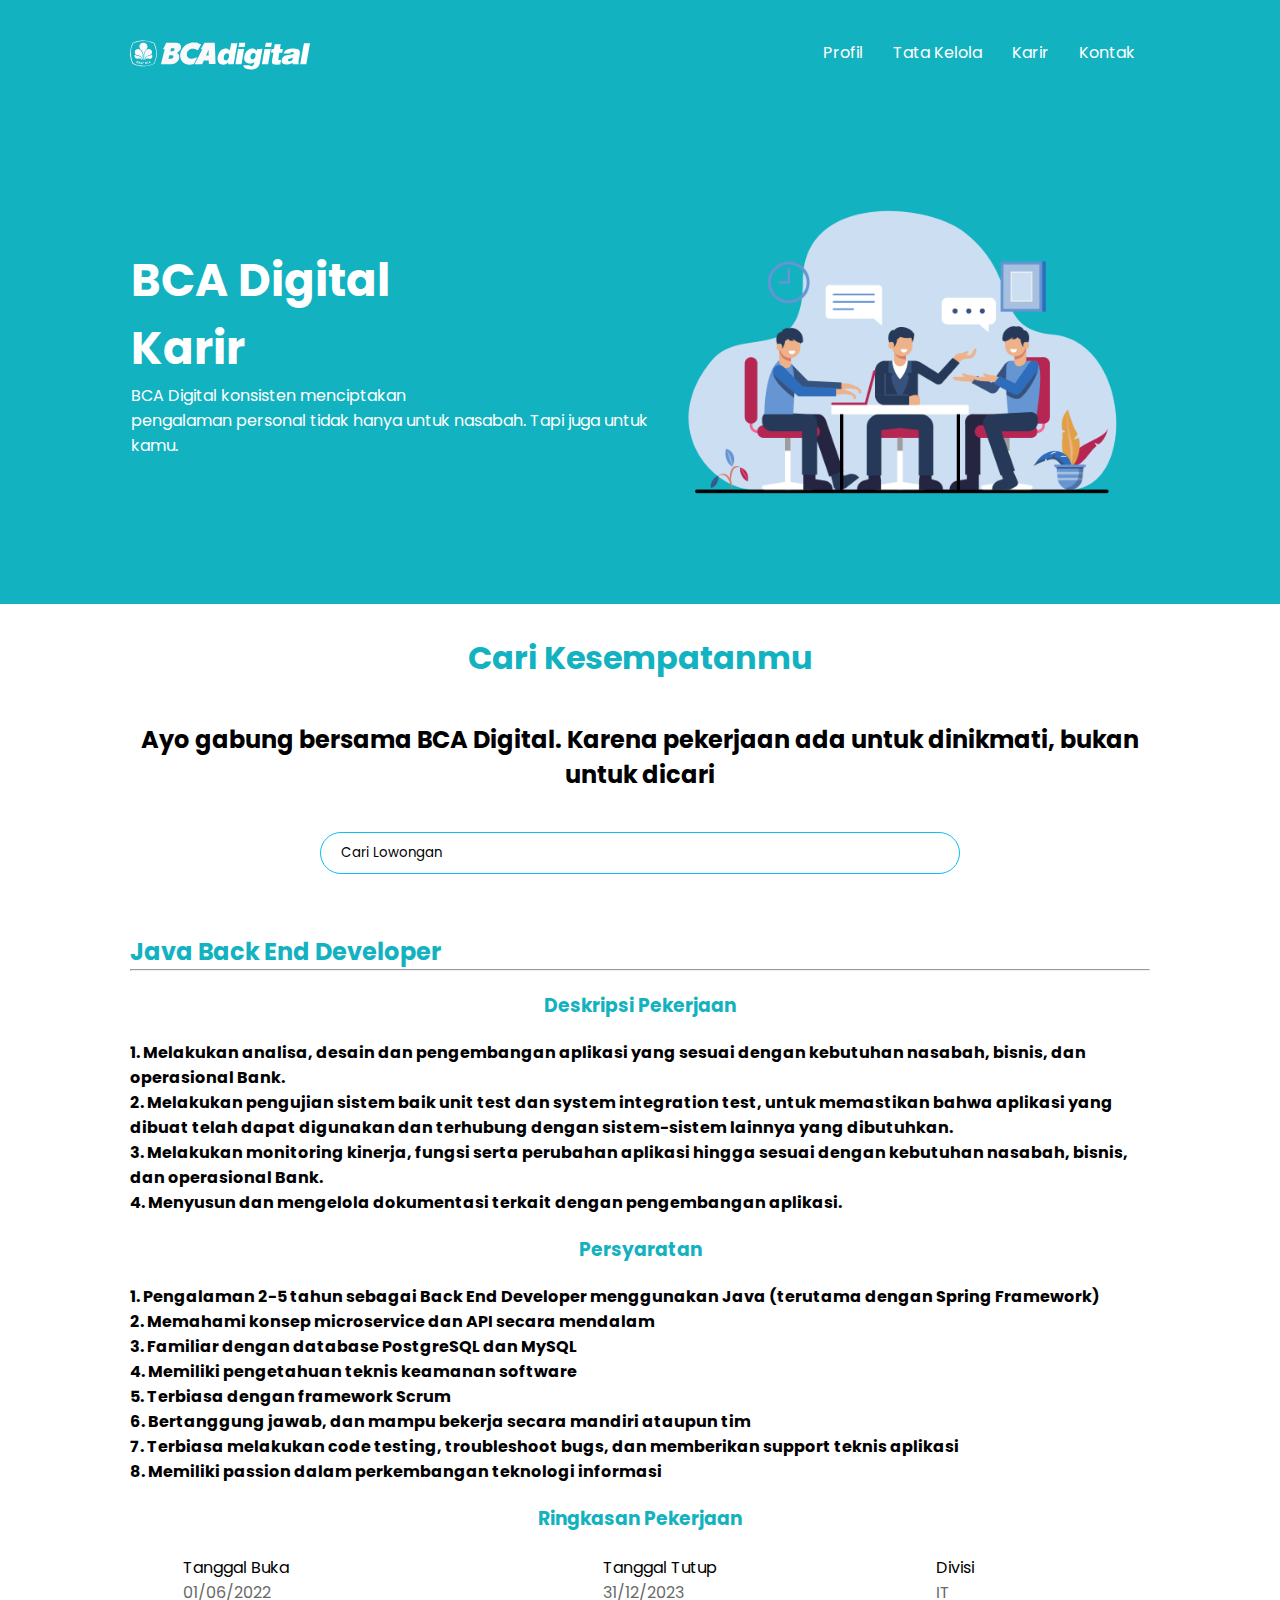
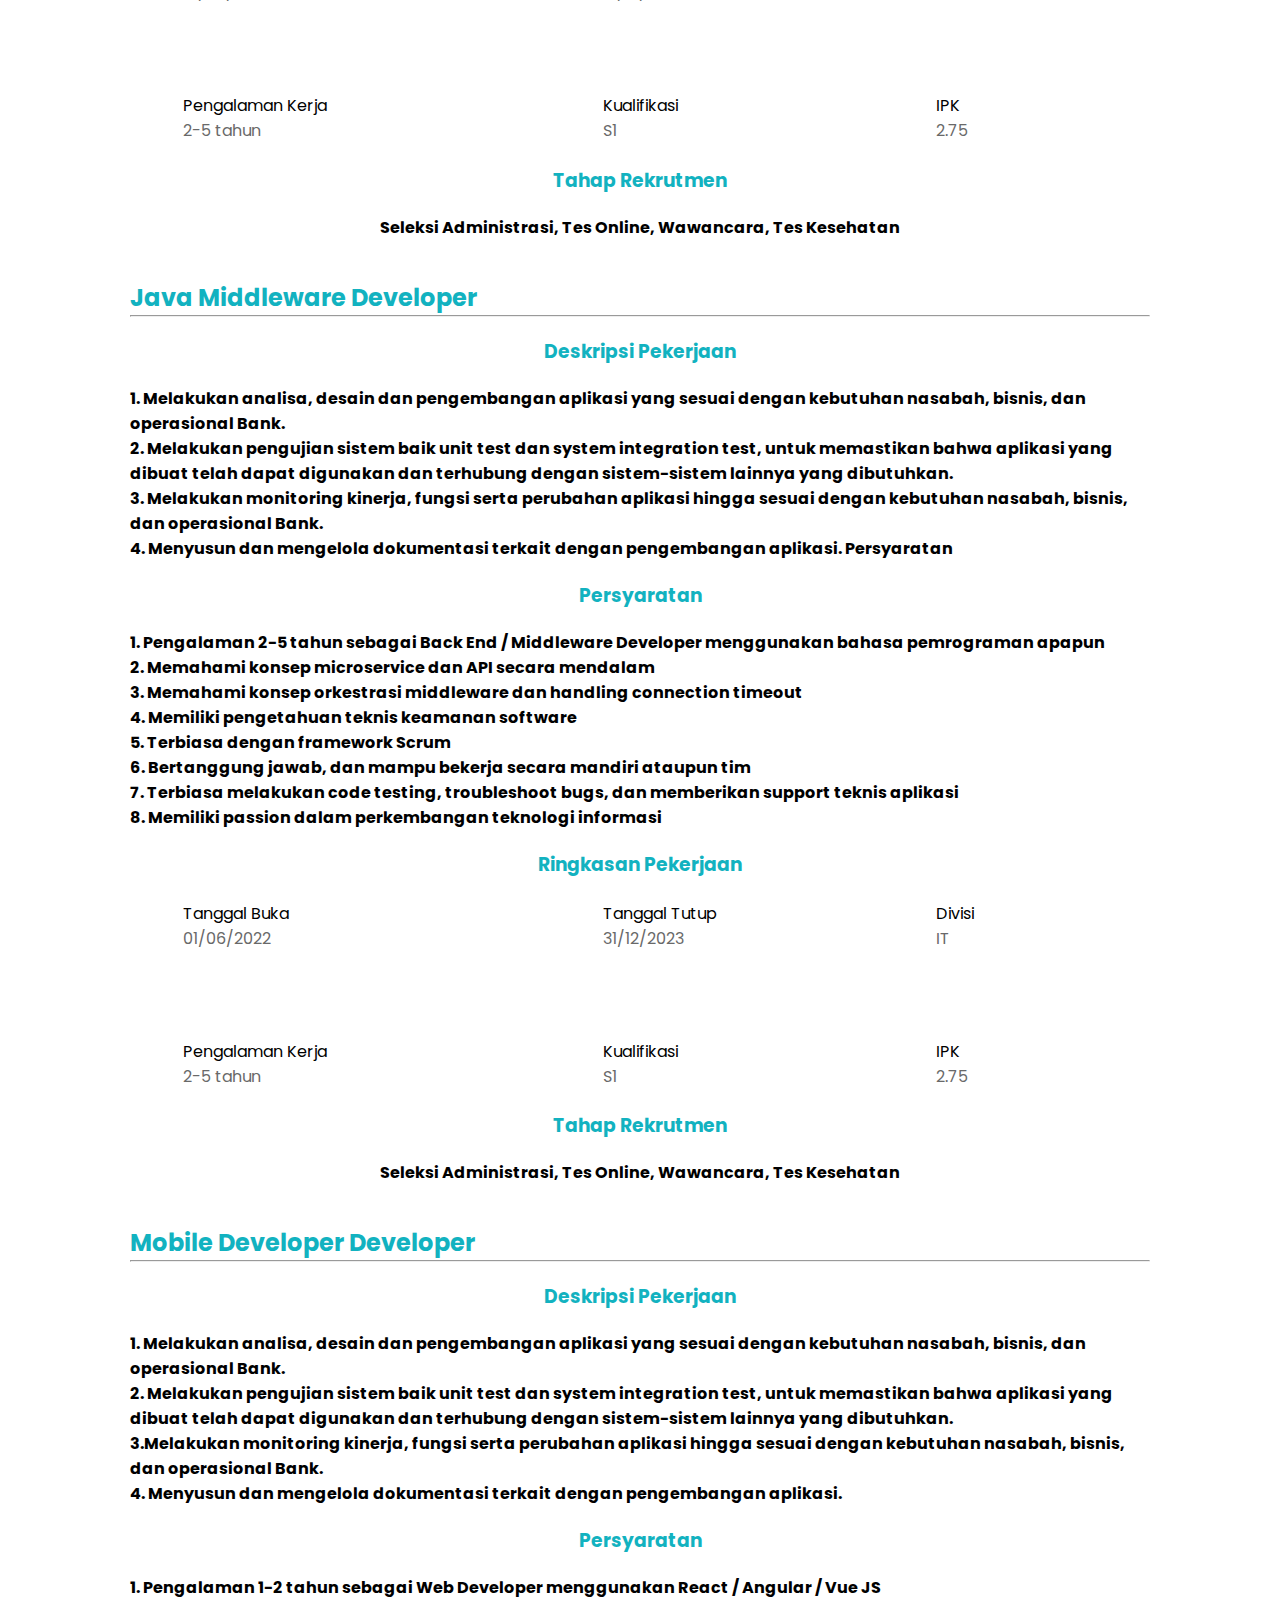
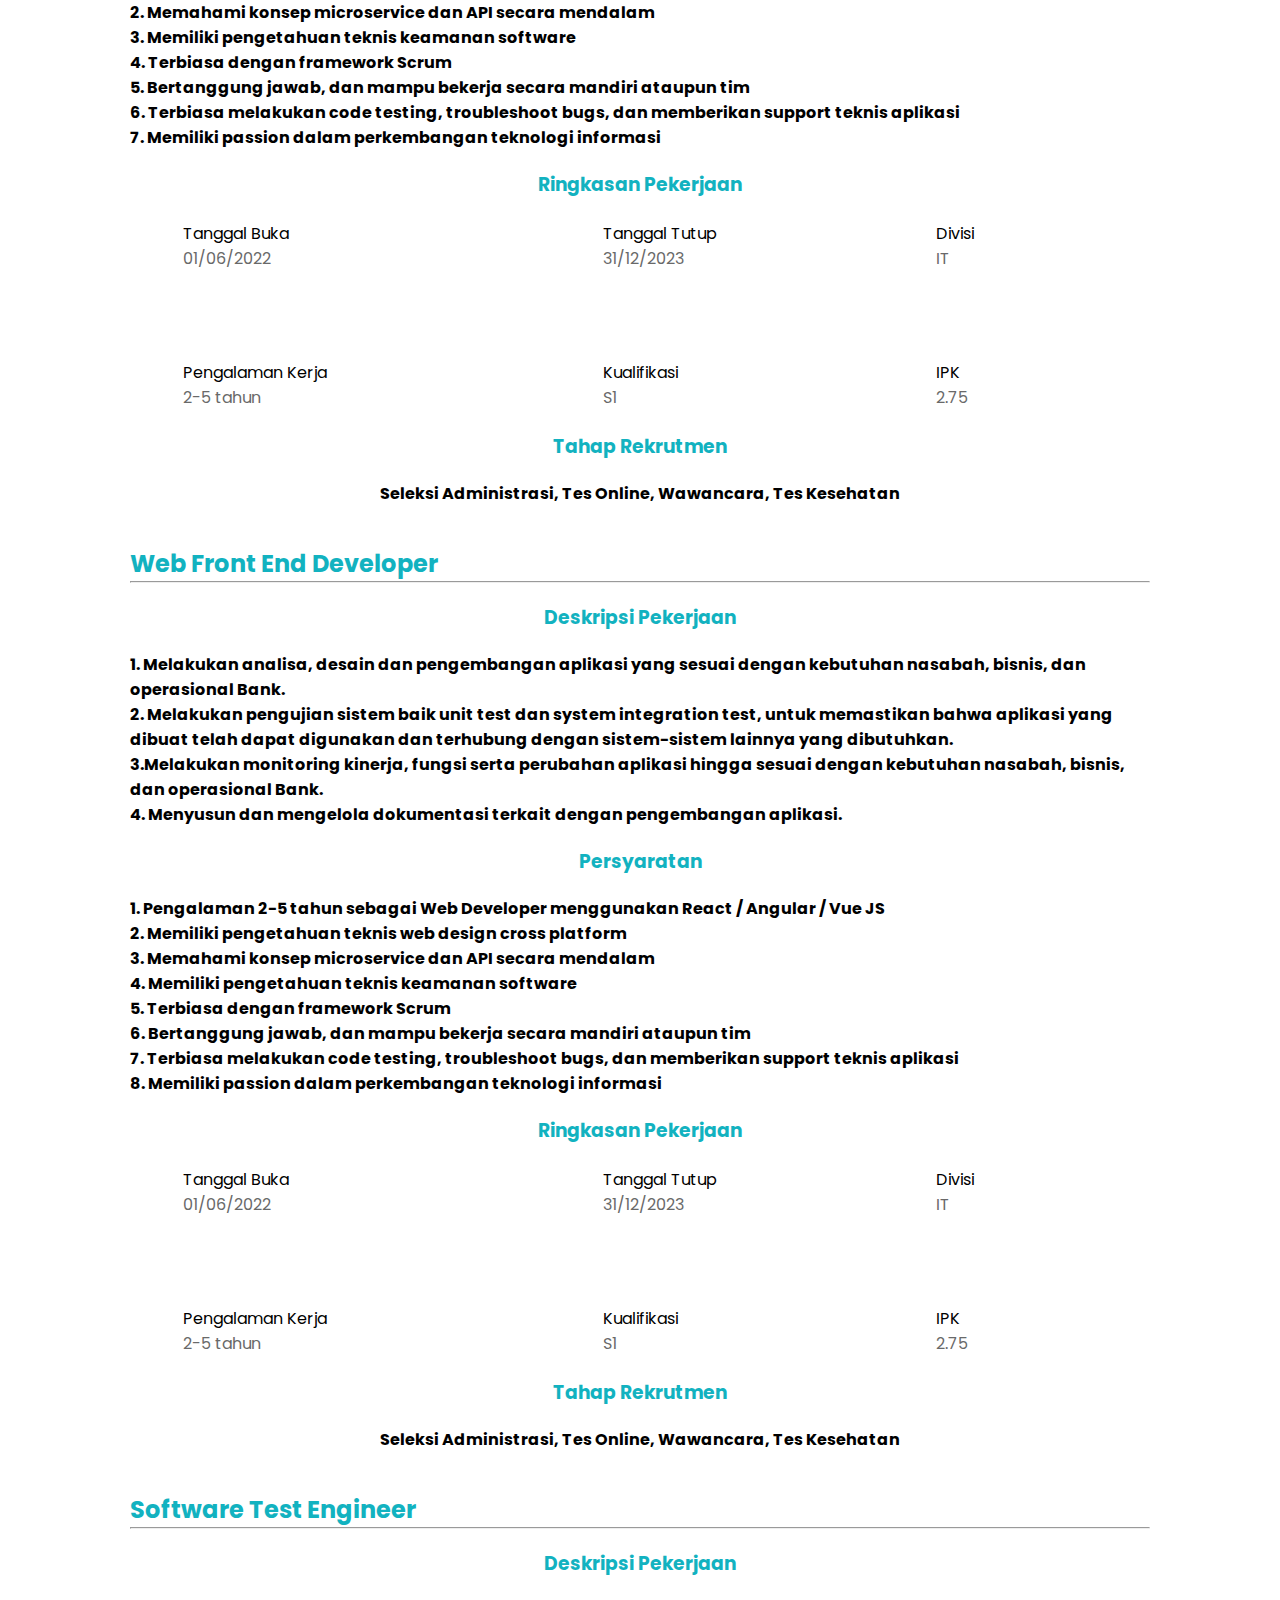
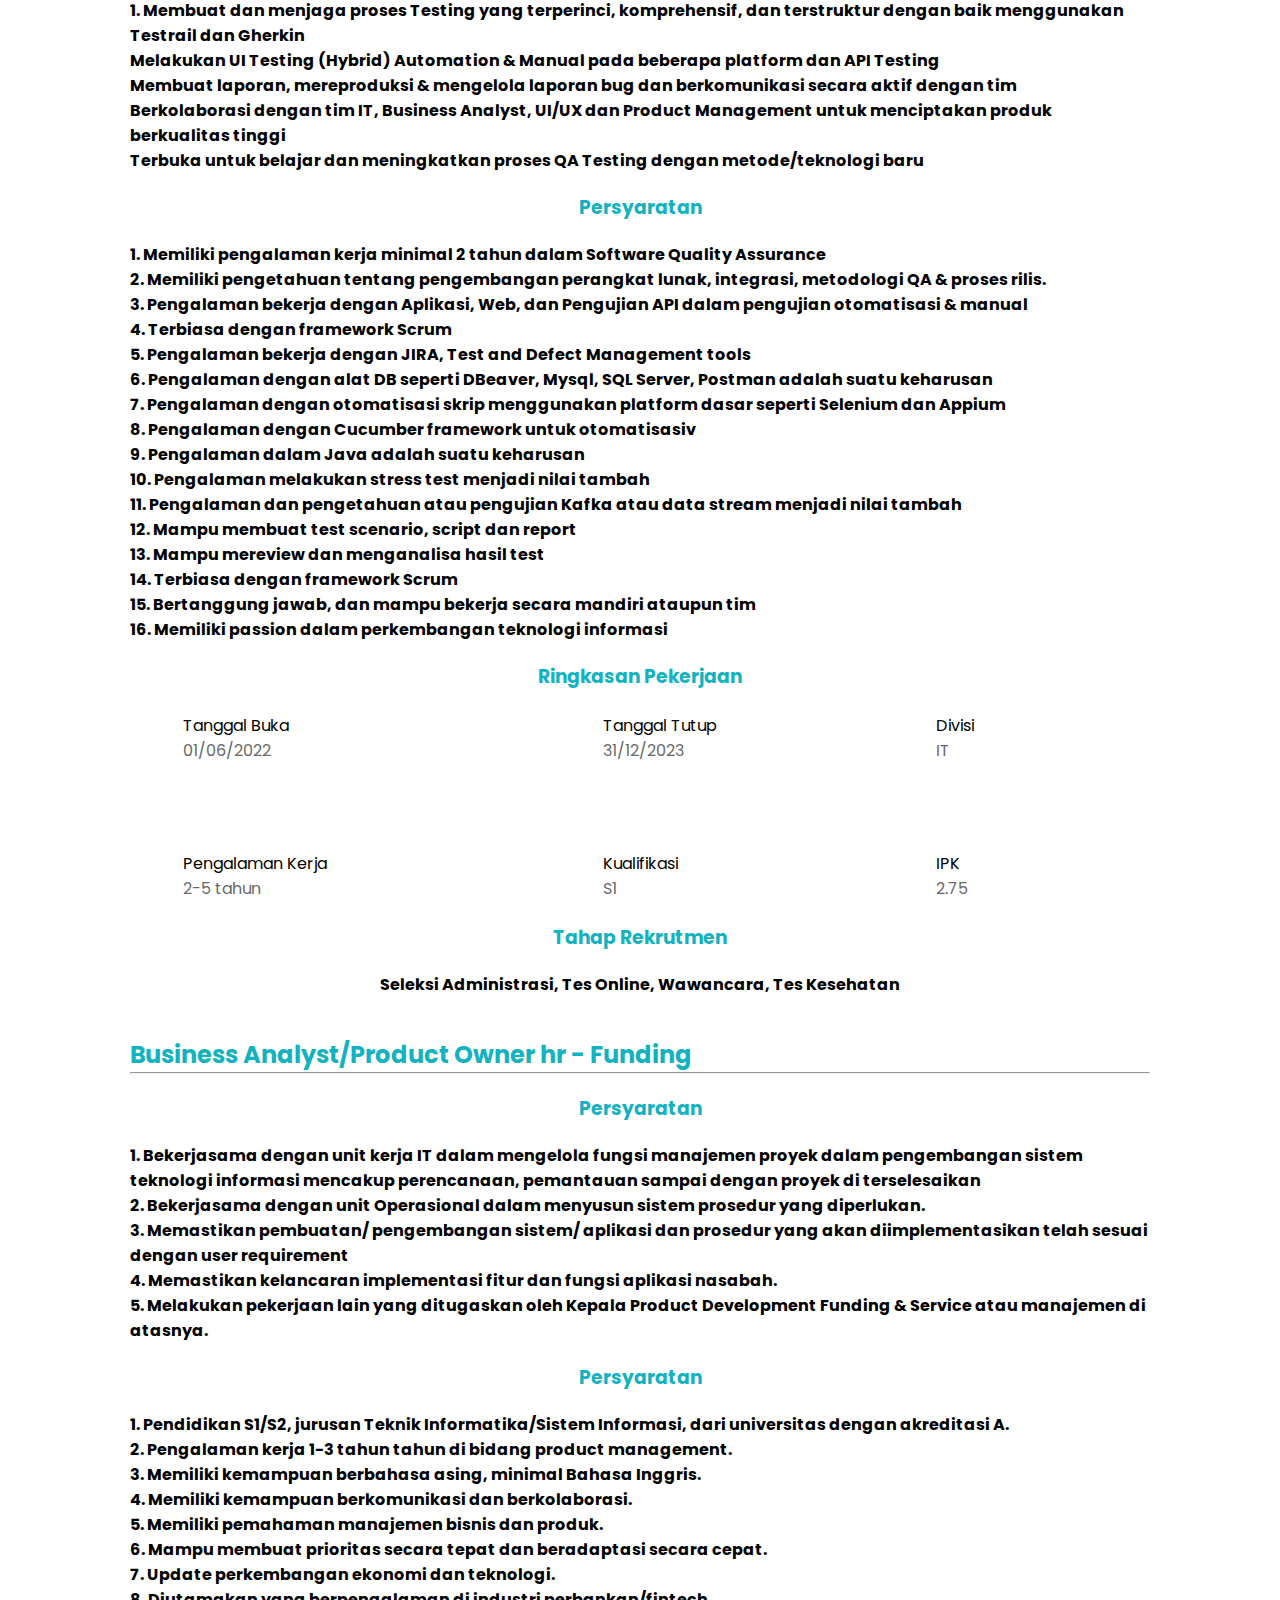
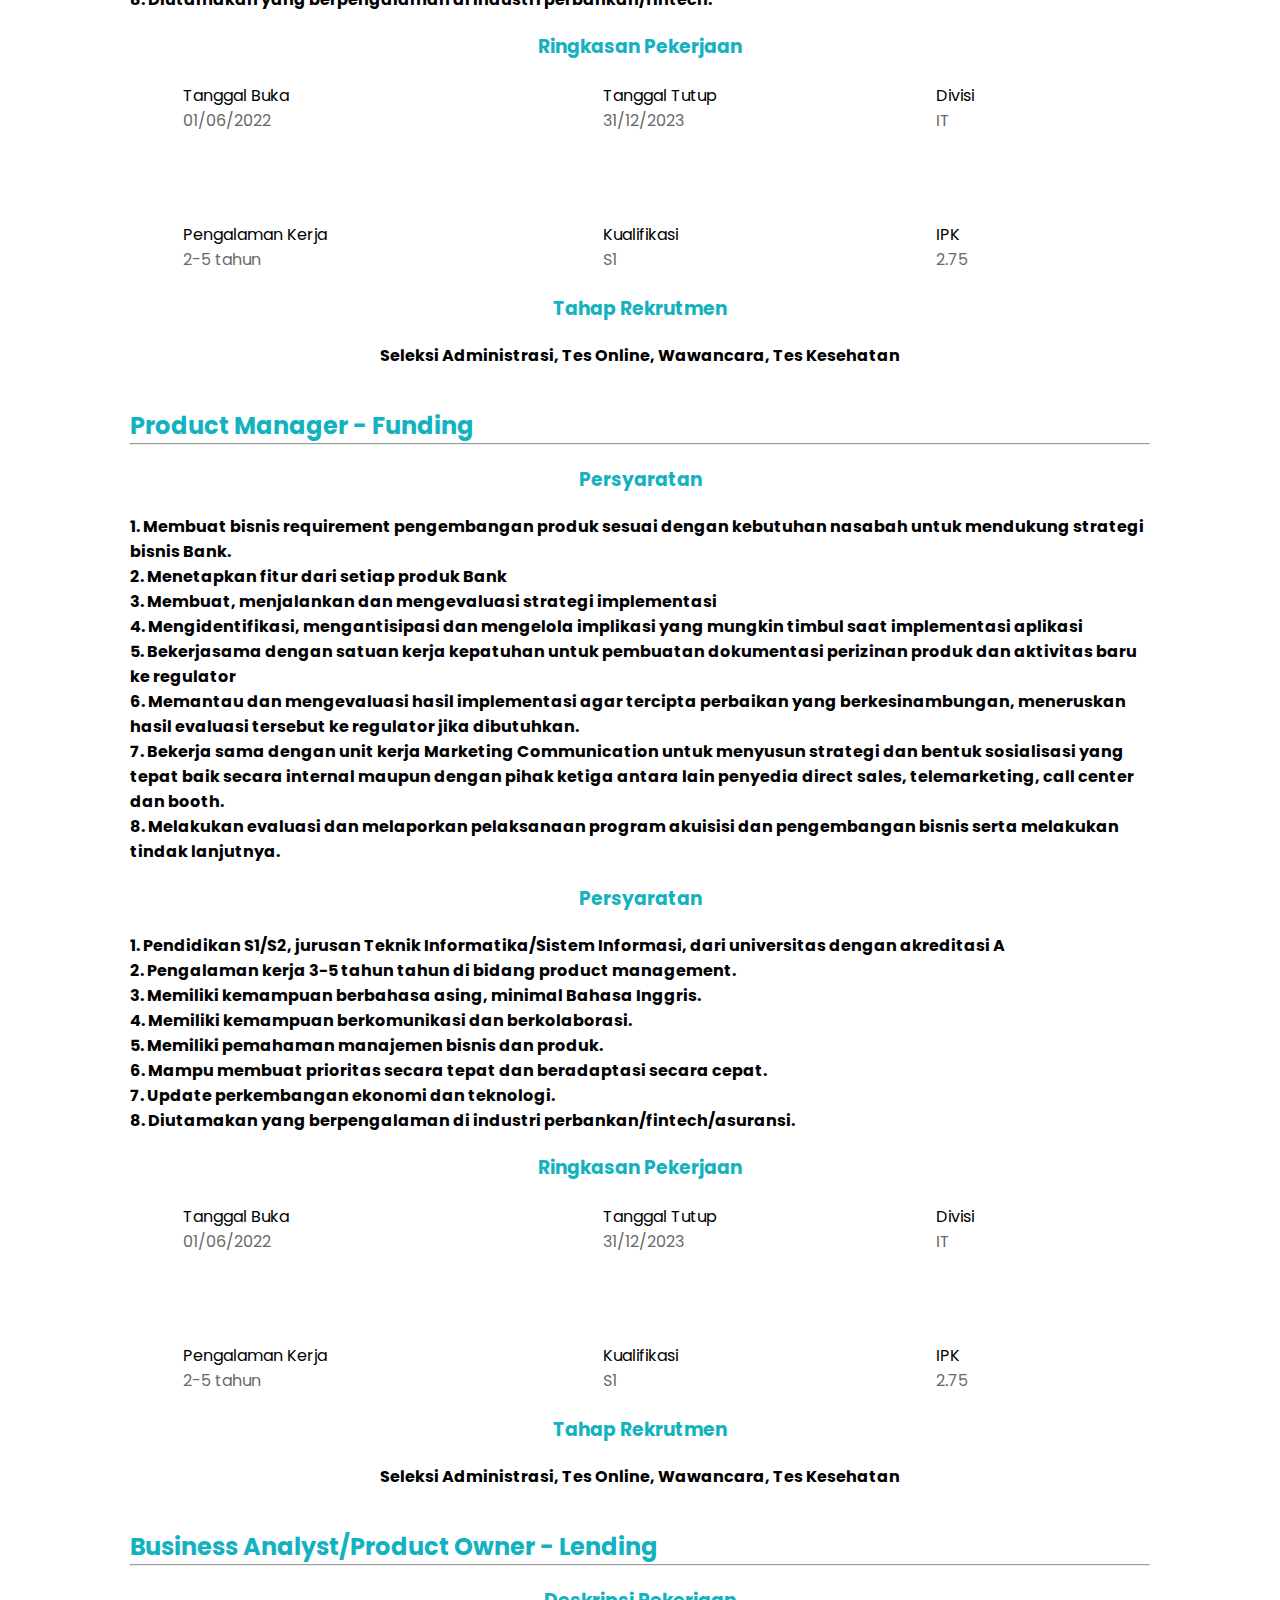
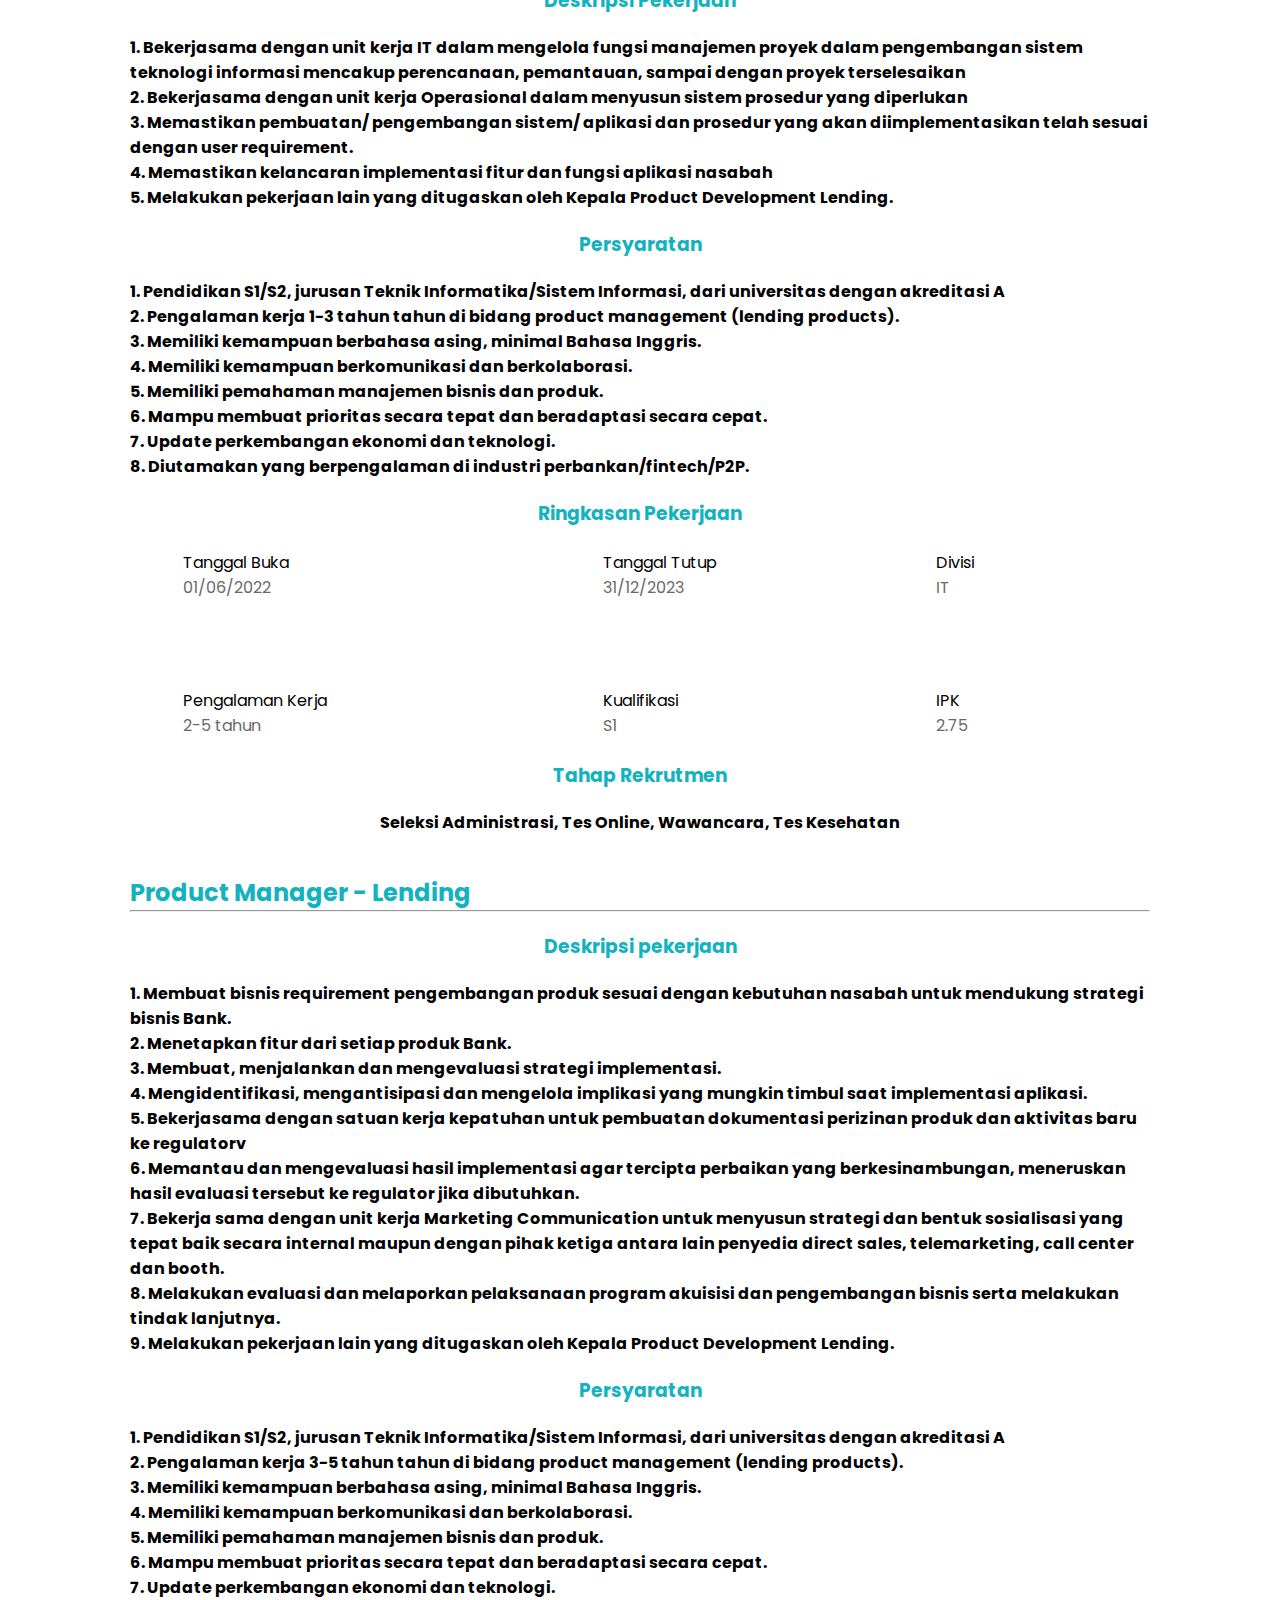
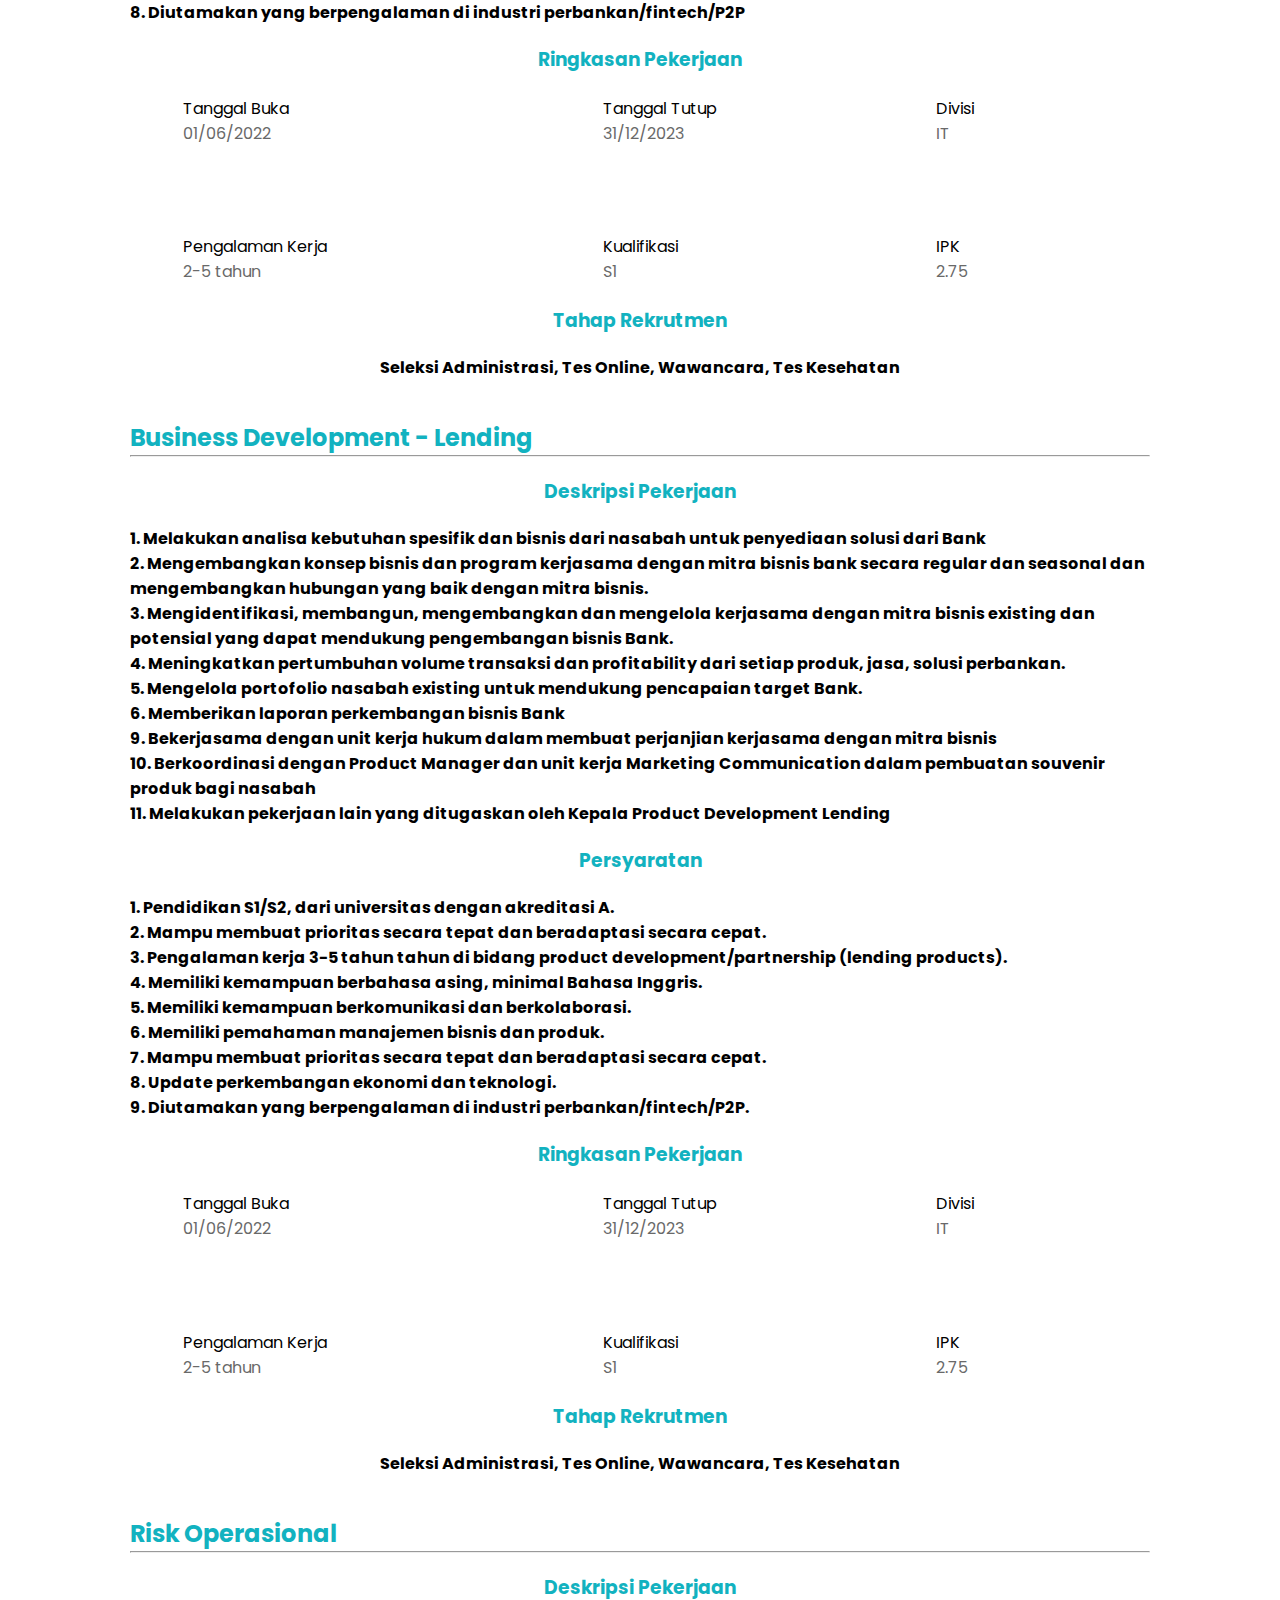
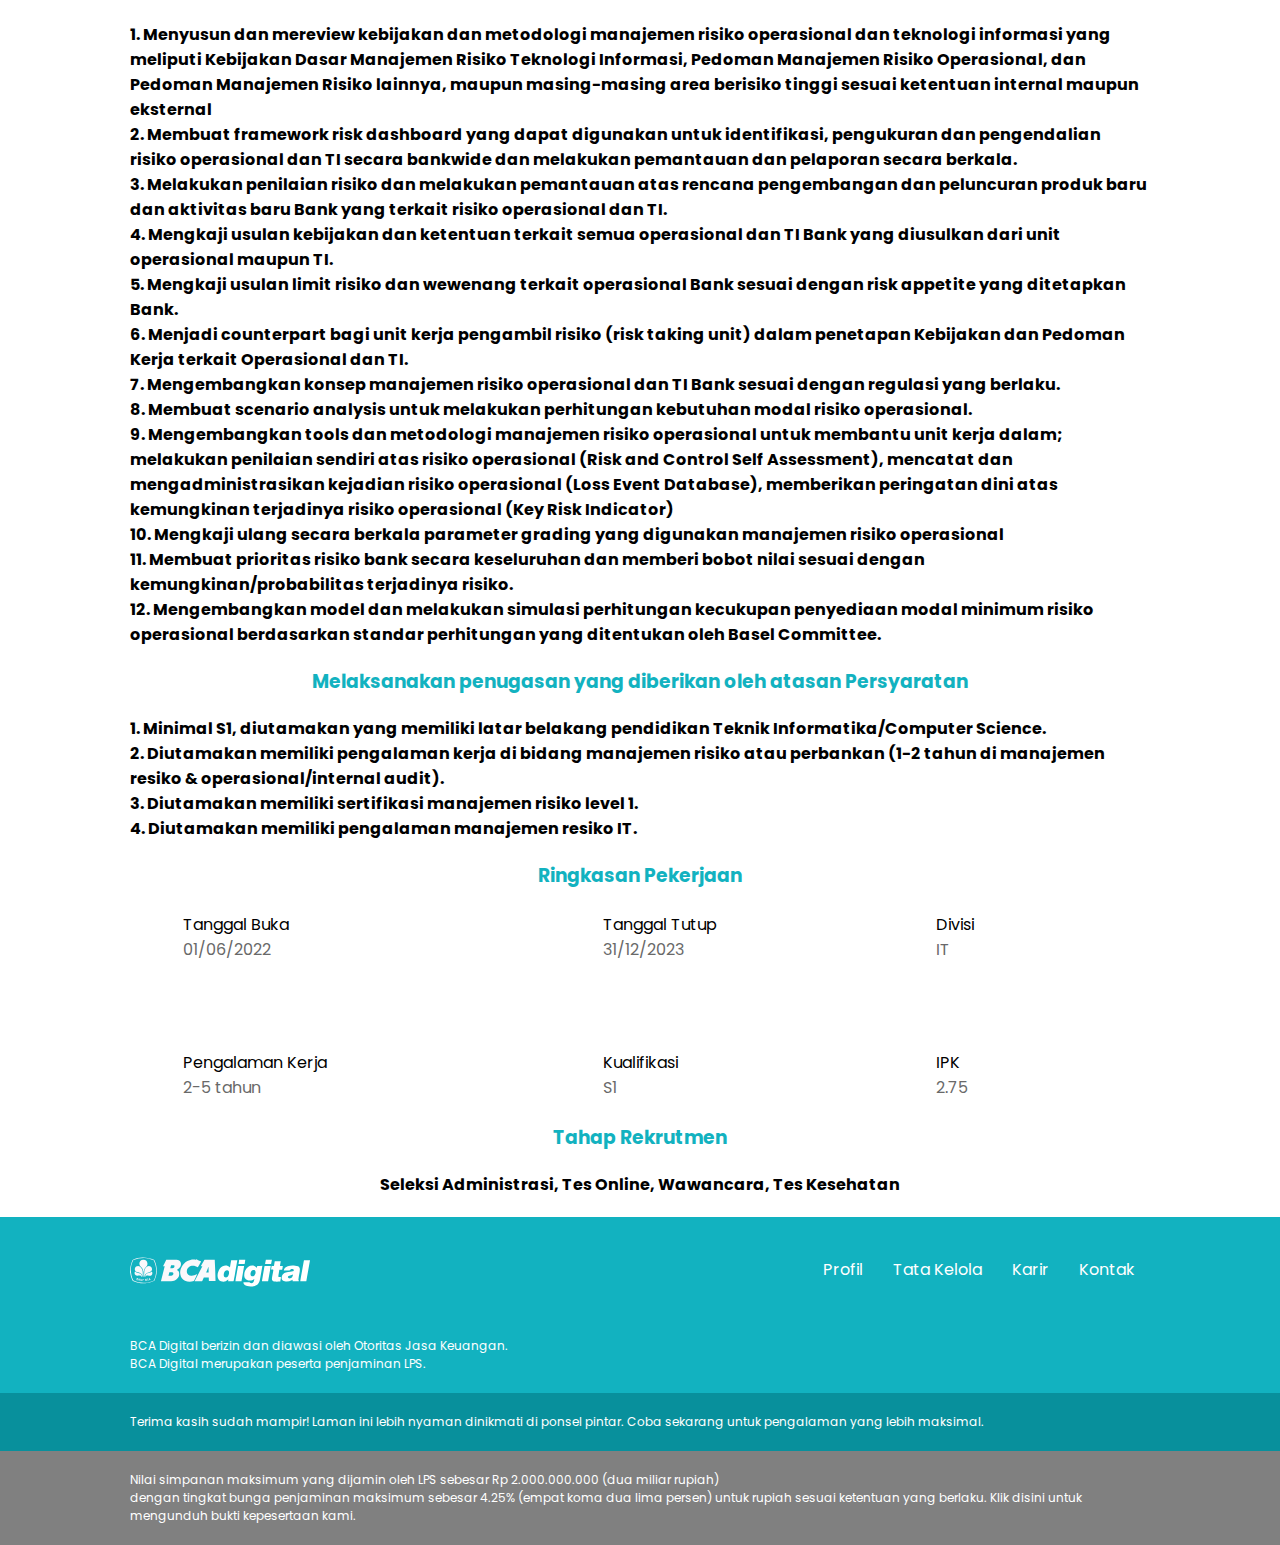
<file: karir/index.html>
<!DOCTYPE html>
<html lang="en">
<head>
    <meta charset="UTF-8">
    <meta http-equiv="X-UA-Compatible" content="IE=edge">
    <meta name="viewport" content="width=device-width, initial-scale=1.0">
    <title>BCA Digital</title>
    <link rel="stylesheet" href="style.css">
</head>
<body>
    <!-- Start Navbar -->
    <div class="navbar">
        <div class="navbar-content">
            <div class="logo">
                <img src="img/logo.svg" alt="logo BCA">
            </div>
            <div class="link">
                <ul>
                    <li><a href="../kontak/index.html">Kontak</a></li>
                    <li><a href="../karir/index.html">Karir</a></li>
                    <li><a href="../tata_kelola/index.html">Tata Kelola</a></li>
                    <li><a href="../index.html">Profil</a></li>
                </ul>
            </div>
        </div>
    </div>
    <!-- End Navbar -->
    <div class="navbar-background">
        <table >
            <tr>
                <td class="text-white">
                    <h1>BCA Digital<br>Karir</h1>
                    <p>BCA Digital konsisten menciptakan <br> pengalaman personal tidak hanya untuk nasabah. Tapi juga untuk <br> kamu.</p>
                </td>
               <td rowspan="2"><img src="img/profil.png" alt="" height="500px" width="500px" align="right"></td>
            </tr>
        </table>
    </div>
    <!-- start content -->
    <div align="center " >
        <h1 class="text-green margin-cr">Cari Kesempatanmu</h1>
        <h2 class="margin">Ayo gabung bersama BCA Digital. Karena pekerjaan ada untuk dinikmati, bukan <br> untuk dicari</h2>
        <input type="search" value="Cari Lowongan" class="margin">
    </div>
    <!-- start content 1 -->
    <div class="container color-cr" >
        <h2 class="margin 1">Java Back End Developer</h2><hr>
        <h3 align="center" class="margin-2">Deskripsi Pekerjaan</h3>
        <h4 class="color-font">1. Melakukan analisa, desain dan pengembangan aplikasi yang sesuai dengan kebutuhan nasabah, bisnis, dan operasional Bank.</h4>
        <h4 class="color-font">2. Melakukan pengujian sistem baik unit test dan system integration test, untuk memastikan bahwa aplikasi yang dibuat telah dapat digunakan dan terhubung dengan sistem-sistem lainnya yang dibutuhkan.</h4>
        <h4 class="color-font">3. Melakukan monitoring kinerja, fungsi serta perubahan aplikasi hingga sesuai dengan kebutuhan nasabah, bisnis, dan operasional Bank.</h4>
        <h4 class="color-font">4. Menyusun dan mengelola dokumentasi terkait dengan pengembangan aplikasi.</h4>
        <h3 align="center" class="margin-2">Persyaratan</h3>
        <div class="color-font">
         <h4>1. Pengalaman 2-5 tahun sebagai Back End Developer menggunakan Java (terutama dengan Spring Framework)</h4>
        <h4>2. Memahami konsep microservice dan API secara mendalam</h4>
        <h4>3. Familiar dengan database PostgreSQL dan MySQL</h4>
        <h4>4. Memiliki pengetahuan teknis keamanan software</h4>
        <h4>5. Terbiasa dengan framework Scrum</h4>
        <h4>6. Bertanggung jawab, dan mampu bekerja secara mandiri ataupun tim</h4>
        <h4>7. Terbiasa melakukan code testing, troubleshoot bugs, dan memberikan support teknis aplikasi</h4>
        <h4>8. Memiliki passion dalam perkembangan teknologi informasi</h4>
        </div>  
        <h3 align="center" class="margin-2">Ringkasan Pekerjaan</h3>
        <div class="color-font">
            <table style="width: 90%; padding-right: 5%; ">
                <tr>
                    <td ><p>Tanggal Buka</p><p style="color:dimgray;">01/06/2022</p></td>
                    <td ><p> Tanggal Tutup</p><p style="color:dimgray;">31/12/2023</p></td>
                    <td ><p> Divisi</p><p style="color:dimgray;">IT</p> </td>
                </tr>
                <tr>
                    <td style="padding-top: 10%;"><p>Pengalaman Kerja</p><p style="color:dimgray;">2-5 tahun</p> </td>
                    <td style="padding-top: 10%;" ><p>Kualifikasi</p><p style="color:dimgray;">S1</p></td>
                    <td style="padding-top: 10%;"><p>IPK</p><p style="color:dimgray;">2.75</p></td>
                </tr>
            </table>
        </div>
        <h3 align="center" class="margin-2">Tahap Rekrutmen</h3>
        <h4  align="center" class="color-font">Seleksi Administrasi, Tes Online, Wawancara, Tes Kesehatan</h4>
        <!-- end content 1 -->
        <!-- start content 2 -->
        <h2 class="margin 1">Java Middleware Developer</h2><hr>
        <h3 align="center" class="margin-2">Deskripsi Pekerjaan</h3>
        <div class="color-font">
            <h4>1. Melakukan analisa, desain dan pengembangan aplikasi yang sesuai dengan kebutuhan nasabah, bisnis, dan operasional Bank.</h4>
            <h4>2. Melakukan pengujian sistem baik unit test dan system integration test, untuk memastikan bahwa aplikasi yang dibuat telah dapat digunakan dan terhubung dengan sistem-sistem lainnya yang dibutuhkan.</h4>
            <h4>3. Melakukan monitoring kinerja, fungsi serta perubahan aplikasi hingga sesuai dengan kebutuhan nasabah, bisnis, dan operasional Bank.</h4>
            <h4>4. Menyusun dan mengelola dokumentasi terkait dengan pengembangan aplikasi.
                Persyaratan</h4>
        </div>
        <h3 align="center" class="margin-2">Persyaratan</h3>
        <div class="color-font">
            <h4>1. Pengalaman 2-5 tahun sebagai Back End / Middleware Developer menggunakan bahasa pemrograman apapun</h4>
            <h4>2. Memahami konsep microservice dan API secara mendalam</h4>
            <h4>3. Memahami konsep orkestrasi middleware dan handling connection timeout</h4>
            <h4>4. Memiliki pengetahuan teknis keamanan software</h4>
            <h4>5. Terbiasa dengan framework Scrum</h4>
            <h4>6. Bertanggung jawab, dan mampu bekerja secara mandiri ataupun tim</h4>
            <h4>7. Terbiasa melakukan code testing, troubleshoot bugs, dan memberikan support teknis aplikasi</h4>
            <h4>8. Memiliki passion dalam perkembangan teknologi informasi</h4>
        </div>
        <H3 align="center" class="margin-2">Ringkasan Pekerjaan</H3>
        <div class="color-font">
            <table style="width: 90%; padding-right: 5%; ">
                <tr>
                    <td ><p>Tanggal Buka</p><p style="color:dimgray;">01/06/2022</p></td>
                    <td ><p> Tanggal Tutup</p><p style="color:dimgray;">31/12/2023</p></td>
                    <td ><p> Divisi</p><p style="color:dimgray;">IT</p> </td>
                </tr>
                <tr>
                    <td style="padding-top: 10%;"><p>Pengalaman Kerja</p><p style="color:dimgray;">2-5 tahun</p> </td>
                    <td style="padding-top: 10%;" ><p>Kualifikasi</p><p style="color:dimgray;">S1</p></td>
                    <td style="padding-top: 10%;"><p>IPK</p><p style="color:dimgray;">2.75</p></td>
                </tr>
            </table>
        </div>
        <H3 align="center" class="margin-2">Tahap Rekrutmen</H3>
        <h4  align="center" class="color-font">Seleksi Administrasi, Tes Online, Wawancara, Tes Kesehatan</h4>
        <!-- end content 2 -->
        <!-- start content 3 -->
        <h2 class="margin">Mobile Developer Developer</h2><hr>
        <h3 align="center" class="margin-2">Deskripsi Pekerjaan</h3>
        <div class="color-font">
            <h4>1. Melakukan analisa, desain dan pengembangan aplikasi yang sesuai dengan kebutuhan nasabah, bisnis, dan operasional Bank.</h4>
            <h4>2. Melakukan pengujian sistem baik unit test dan system integration test, untuk memastikan bahwa aplikasi yang dibuat telah dapat digunakan dan terhubung dengan sistem-sistem lainnya yang dibutuhkan.</h4>
            <h4>3.Melakukan monitoring kinerja, fungsi serta perubahan aplikasi hingga sesuai dengan kebutuhan nasabah, bisnis, dan operasional Bank. </h4>
            <h4>4. Menyusun dan mengelola dokumentasi terkait dengan pengembangan aplikasi.</h4>
        </div>
        <h3 align="center" class="margin-2">Persyaratan</h3>
        <div class="color-font">
            <h4>1. Pengalaman 1-2 tahun sebagai Web Developer menggunakan React / Angular / Vue JS</h4>
            <h4>2. Memahami konsep microservice dan API secara mendalam</h4>
            <h4>3. Memiliki pengetahuan teknis keamanan software</h4>
            <h4>4. Terbiasa dengan framework Scrum</h4>
            <h4>5. Bertanggung jawab, dan mampu bekerja secara mandiri ataupun tim</h4>
            <h4>6. Terbiasa melakukan code testing, troubleshoot bugs, dan memberikan support teknis aplikasi</h4>
            <h4>7. Memiliki passion dalam perkembangan teknologi informasi</h4>
        </div>
        <H3 align="center" class="margin-2">Ringkasan Pekerjaan</H3>
        <div class="color-font">
            <table style="width: 90%; padding-right: 5%; ">
                <tr>
                    <td ><p>Tanggal Buka</p><p style="color:dimgray;">01/06/2022</p></td>
                    <td ><p> Tanggal Tutup</p><p style="color:dimgray;">31/12/2023</p></td>
                    <td ><p> Divisi</p><p style="color:dimgray;">IT</p> </td>
                </tr>
                <tr>
                    <td style="padding-top: 10%;"><p>Pengalaman Kerja</p><p style="color:dimgray;">2-5 tahun</p> </td>
                    <td style="padding-top: 10%;" ><p>Kualifikasi</p><p style="color:dimgray;">S1</p></td>
                    <td style="padding-top: 10%;"><p>IPK</p><p style="color:dimgray;">2.75</p></td>
                </tr>
            </table>
        </div>
        <H3 align="center" class="margin-2">Tahap Rekrutmen</H3>
        <h4  align="center" class="color-font">Seleksi Administrasi, Tes Online, Wawancara, Tes Kesehatan</h4>
        <!-- end content 3 -->
        <!-- start content 4 -->
        <h2 class="margin">Web Front End Developer</h2><hr>
        <h3 align="center" class="margin-2">Deskripsi Pekerjaan</h3>
        <div class="color-font">
            <h4>1. Melakukan analisa, desain dan pengembangan aplikasi yang sesuai dengan kebutuhan nasabah, bisnis, dan operasional Bank.</h4>
            <h4>2. Melakukan pengujian sistem baik unit test dan system integration test, untuk memastikan bahwa aplikasi yang dibuat telah dapat digunakan dan terhubung dengan sistem-sistem lainnya yang dibutuhkan.</h4>
            <h4>3.Melakukan monitoring kinerja, fungsi serta perubahan aplikasi hingga sesuai dengan kebutuhan nasabah, bisnis, dan operasional Bank. </h4>
            <h4>4. Menyusun dan mengelola dokumentasi terkait dengan pengembangan aplikasi.</h4>
        </div>
        <h3 align="center" class="margin-2">Persyaratan</h3>
        <div class="color-font">
            <h4>1. Pengalaman 2-5 tahun sebagai Web Developer menggunakan React / Angular / Vue JS </h4>
            <h4>2. Memiliki pengetahuan teknis web design cross platform</h4>
            <h4>3. Memahami konsep microservice dan API secara mendalam</h4>
            <h4>4. Memiliki pengetahuan teknis keamanan software</h4>
            <h4>5. Terbiasa dengan framework Scrum</h4>
            <h4>6. Bertanggung jawab, dan mampu bekerja secara mandiri ataupun tim</h4>
            <h4>7. Terbiasa melakukan code testing, troubleshoot bugs, dan memberikan support teknis aplikasi</h4>
            <h4>8. Memiliki passion dalam perkembangan teknologi informasi</h4>
        </div>
        <H3 align="center" class="margin-2">Ringkasan Pekerjaan</H3>
        <div class="color-font">
            <table style="width: 90%; padding-right: 5%; ">
                <tr>
                    <td ><p>Tanggal Buka</p><p style="color:dimgray;">01/06/2022</p></td>
                    <td ><p> Tanggal Tutup</p><p style="color:dimgray;">31/12/2023</p></td>
                    <td ><p> Divisi</p><p style="color:dimgray;">IT</p> </td>
                </tr>
                <tr>
                    <td style="padding-top: 10%;"><p>Pengalaman Kerja</p><p style="color:dimgray;">2-5 tahun</p> </td>
                    <td style="padding-top: 10%;" ><p>Kualifikasi</p><p style="color:dimgray;">S1</p></td>
                    <td style="padding-top: 10%;"><p>IPK</p><p style="color:dimgray;">2.75</p></td>
                </tr>
            </table>
        </div>
        <H3 align="center" class="margin-2">Tahap Rekrutmen</H3>
        <h4  align="center" class="color-font">Seleksi Administrasi, Tes Online, Wawancara, Tes Kesehatan</h4>
        <!-- end content 4 -->
        <!-- start content 5 -->
        <h2 class="margin">Software Test Engineer</h2><hr>
        <h3 align="center" class="margin-2">Deskripsi Pekerjaan</h3>
        <div class="color-font">
            <h4>1. Membuat dan menjaga proses Testing yang terperinci, komprehensif, dan terstruktur dengan baik menggunakan Testrail dan Gherkin</h4>
            <h4> Melakukan UI Testing (Hybrid) Automation & Manual pada beberapa platform dan API Testing</h4>
            <h4>   Membuat laporan, mereproduksi & mengelola laporan bug dan berkomunikasi secara aktif dengan tim</h4>
            <h4>Berkolaborasi dengan tim IT, Business Analyst, UI/UX dan Product Management untuk menciptakan produk berkualitas tinggi</h4>
            <h4>Terbuka untuk belajar dan meningkatkan proses QA Testing dengan metode/teknologi baru</h4>
        </div>
        <h3 align="center" class="margin-2">Persyaratan</h3>
        <div class="color-font">
            <h4>1. Memiliki pengalaman kerja minimal 2 tahun dalam Software Quality Assurance</h4>
            <h4>2. Memiliki pengetahuan tentang pengembangan perangkat lunak, integrasi, metodologi QA & proses rilis.</h4>
            <h4>3. Pengalaman bekerja dengan Aplikasi, Web, dan Pengujian API dalam pengujian otomatisasi & manual
            <h4>4. Terbiasa dengan framework Scrum</h4>
            <h4>5. Pengalaman bekerja dengan JIRA, Test and Defect Management tools</h4>
            <h4>6. Pengalaman dengan alat DB seperti DBeaver, Mysql, SQL Server, Postman adalah suatu keharusan</h4>
            <h4>7. Pengalaman dengan otomatisasi skrip menggunakan platform dasar seperti Selenium dan Appium</h4>
            <h4>8. Pengalaman dengan Cucumber framework untuk otomatisasiv
            <h4>9. Pengalaman dalam Java adalah suatu keharusan</h4>
            <h4>10. Pengalaman melakukan stress test menjadi nilai tambah</h4>
            <h4>11. Pengalaman dan pengetahuan atau pengujian Kafka atau data stream menjadi nilai tambah</h4>
            <h4>12. Mampu membuat test scenario, script dan report</h4>
            <h4>13. Mampu mereview dan menganalisa hasil test</h4>
            <h4>14. Terbiasa dengan framework Scrum</h4>
            <h4>15. Bertanggung jawab, dan mampu bekerja secara mandiri ataupun tim</h4>
            <h4>16. Memiliki passion dalam perkembangan teknologi informasi</h4>
        </div>
        <H3 align="center" class="margin-2">Ringkasan Pekerjaan</H3>
        <div class="color-font">
            <table style="width: 90%; padding-right: 5%; ">
                <tr>
                    <td ><p>Tanggal Buka</p><p style="color:dimgray;">01/06/2022</p></td>
                    <td ><p> Tanggal Tutup</p><p style="color:dimgray;">31/12/2023</p></td>
                    <td ><p> Divisi</p><p style="color:dimgray;">IT</p> </td>
                </tr>
                <tr>
                    <td style="padding-top: 10%;"><p>Pengalaman Kerja</p><p style="color:dimgray;">2-5 tahun</p> </td>
                    <td style="padding-top: 10%;" ><p>Kualifikasi</p><p style="color:dimgray;">S1</p></td>
                    <td style="padding-top: 10%;"><p>IPK</p><p style="color:dimgray;">2.75</p></td>
                </tr>
            </table>
        </div>
        <H3 align="center" class="margin-2">Tahap Rekrutmen</H3>
        <h4  align="center" class="color-font">Seleksi Administrasi, Tes Online, Wawancara, Tes Kesehatan</h4>
        <!-- end content 5 -->
        <!-- start content 6 -->
        <h2 class="margin">Business Analyst/Product Owner hr - Funding</h2><hr>
        <h3 align="center" class="margin-2">Persyaratan</h3>
        <div class="color-font">
            <h4>1. Bekerjasama dengan unit kerja IT dalam mengelola fungsi manajemen proyek dalam pengembangan sistem teknologi informasi mencakup perencanaan, pemantauan sampai dengan proyek di terselesaikan</h4>
            <h4>2. Bekerjasama dengan unit Operasional dalam menyusun sistem prosedur yang diperlukan.</h4>
            <h4>3. Memastikan pembuatan/ pengembangan sistem/ aplikasi dan prosedur yang akan diimplementasikan telah sesuai dengan user requirement</h4>
            <h4>4. Memastikan kelancaran implementasi fitur dan fungsi aplikasi nasabah.</h4>
            <h4>5. Melakukan pekerjaan lain yang ditugaskan oleh Kepala Product Development Funding & Service atau manajemen di atasnya.</h4>
        </div>
        <h3 align="center" class="margin-2">Persyaratan</h3>
        <div class="color-font">
            <h4>1. Pendidikan S1/S2, jurusan Teknik Informatika/Sistem Informasi, dari universitas dengan akreditasi A.</h4>
            <h4>2. Pengalaman kerja 1-3 tahun tahun di bidang product management.</h4>
            <h4>3. Memiliki kemampuan berbahasa asing, minimal Bahasa Inggris.</h4>
            <h4>4. Memiliki kemampuan berkomunikasi dan berkolaborasi.</h4>
            <h4>5. Memiliki pemahaman manajemen bisnis dan produk.</h4>
            <h4>6. Mampu membuat prioritas secara tepat dan beradaptasi secara cepat.</h4>
            <h4>7. Update perkembangan ekonomi dan teknologi.</h4>
            <h4>8. Diutamakan yang berpengalaman di industri perbankan/fintech.</h4>
        </div>
        <H3 align="center" class="margin-2">Ringkasan Pekerjaan</H3>
        <div class="color-font">
            <table style="width: 90%; padding-right: 5%; ">
                <tr>
                    <td ><p>Tanggal Buka</p><p style="color:dimgray;">01/06/2022</p></td>
                    <td ><p> Tanggal Tutup</p><p style="color:dimgray;">31/12/2023</p></td>
                    <td ><p> Divisi</p><p style="color:dimgray;">IT</p> </td>
                </tr>
                <tr>
                    <td style="padding-top: 10%;"><p>Pengalaman Kerja</p><p style="color:dimgray;">2-5 tahun</p> </td>
                    <td style="padding-top: 10%;" ><p>Kualifikasi</p><p style="color:dimgray;">S1</p></td>
                    <td style="padding-top: 10%;"><p>IPK</p><p style="color:dimgray;">2.75</p></td>
                </tr>
            </table>
        </div>
        <H3 align="center" class="margin-2">Tahap Rekrutmen</H3>
        <h4  align="center" class="color-font">Seleksi Administrasi, Tes Online, Wawancara, Tes Kesehatan</h4>
        <!-- end content 6 -->
        <!-- start content 7 -->
        <h2 class="margin">Product Manager - Funding</h2><hr>
        <h3 align="center" class="margin-2">Persyaratan</h3>
        <div class="color-font">
            <h4>1. Membuat bisnis requirement pengembangan produk sesuai dengan kebutuhan nasabah untuk mendukung strategi bisnis Bank.</h4>
            <h4>2. Menetapkan fitur dari setiap produk Bank</h4>
            <h4>3. Membuat, menjalankan dan mengevaluasi strategi implementasi</h4>
            <h4>4. Mengidentifikasi, mengantisipasi dan mengelola implikasi yang mungkin timbul saat implementasi aplikasi</h4>
            <h4>5. Bekerjasama dengan satuan kerja kepatuhan untuk pembuatan dokumentasi perizinan produk dan aktivitas baru ke regulator</h4>
            <h4>6. Memantau dan mengevaluasi hasil implementasi agar tercipta perbaikan yang berkesinambungan, meneruskan hasil evaluasi tersebut ke regulator jika dibutuhkan.</h4>
            <h4>7. Bekerja sama dengan unit kerja Marketing Communication untuk menyusun strategi dan bentuk sosialisasi yang tepat baik secara internal maupun dengan pihak ketiga antara lain penyedia direct sales, telemarketing, call center dan booth.</h4>
            <h4>8. Melakukan evaluasi dan melaporkan pelaksanaan program akuisisi dan pengembangan bisnis serta melakukan tindak lanjutnya.</h4>
        </div>
        <h3 align="center" class="margin-2">Persyaratan</h3>
        <div class="color-font">
            <h4>1. Pendidikan S1/S2, jurusan Teknik Informatika/Sistem Informasi, dari universitas dengan akreditasi A</h4>
            <h4>2. Pengalaman kerja 3-5 tahun tahun di bidang product management.</h4>
            <h4>3. Memiliki kemampuan berbahasa asing, minimal Bahasa Inggris.</h4>
            <h4>4. Memiliki kemampuan berkomunikasi dan berkolaborasi.</h4>
            <h4>5. Memiliki pemahaman manajemen bisnis dan produk.</h4>
            <h4>6. Mampu membuat prioritas secara tepat dan beradaptasi secara cepat.</h4>
            <h4>7. Update perkembangan ekonomi dan teknologi.</h4>
            <h4>8. Diutamakan yang berpengalaman di industri perbankan/fintech/asuransi.</h4>
        </div>
        <H3 align="center" class="margin-2">Ringkasan Pekerjaan</H3>
        <div class="color-font">
            <table style="width: 90%; padding-right: 5%; ">
                <tr>
                    <td ><p>Tanggal Buka</p><p style="color:dimgray;">01/06/2022</p></td>
                    <td ><p> Tanggal Tutup</p><p style="color:dimgray;">31/12/2023</p></td>
                    <td ><p> Divisi</p><p style="color:dimgray;">IT</p> </td>
                </tr>
                <tr>
                    <td style="padding-top: 10%;"><p>Pengalaman Kerja</p><p style="color:dimgray;">2-5 tahun</p> </td>
                    <td style="padding-top: 10%;" ><p>Kualifikasi</p><p style="color:dimgray;">S1</p></td>
                    <td style="padding-top: 10%;"><p>IPK</p><p style="color:dimgray;">2.75</p></td>
                </tr>
            </table>
        </div>
        <H3 align="center" class="margin-2">Tahap Rekrutmen</H3>
        <h4  align="center" class="color-font">Seleksi Administrasi, Tes Online, Wawancara, Tes Kesehatan</h4>
        <!-- end content 7 -->
        <!-- start content 8 -->
        <h2 class="margin">Business Analyst/Product Owner - Lending</h2><hr>
        <h3 align="center" class="margin-2">Deskripsi Pekerjaan</h3>
        <div class="color-font">
            <h4>1. Bekerjasama dengan unit kerja IT dalam mengelola fungsi manajemen proyek dalam pengembangan sistem teknologi informasi mencakup perencanaan, pemantauan, sampai dengan proyek terselesaikan</h4>
            <h4>2. Bekerjasama dengan unit kerja Operasional dalam menyusun sistem prosedur yang diperlukan</h4>
            <h4>3. Memastikan pembuatan/ pengembangan sistem/ aplikasi dan prosedur yang akan diimplementasikan telah sesuai dengan user requirement.</h4>
            <h4>4. Memastikan kelancaran implementasi fitur dan fungsi aplikasi nasabah</h4>
            <h4>5. Melakukan pekerjaan lain yang ditugaskan oleh Kepala Product Development Lending.</h4>
        </div>
        <h3 align="center" class="margin-2">Persyaratan</h3>
        <div class="color-font">
            <h4>1. Pendidikan S1/S2, jurusan Teknik Informatika/Sistem Informasi, dari universitas dengan akreditasi A</h4>
            <h4>2. Pengalaman kerja 1-3 tahun tahun di bidang product management (lending products).</h4>
            <h4>3. Memiliki kemampuan berbahasa asing, minimal Bahasa Inggris.</h4>
            <h4>4. Memiliki kemampuan berkomunikasi dan berkolaborasi.</h4>
            <h4>5. Memiliki pemahaman manajemen bisnis dan produk.</h4>
            <h4>6. Mampu membuat prioritas secara tepat dan beradaptasi secara cepat.</h4>
            <h4>7. Update perkembangan ekonomi dan teknologi.</h4>
            <h4>8. Diutamakan yang berpengalaman di industri perbankan/fintech/P2P.</h4>
        </div>
        <H3 align="center" class="margin-2">Ringkasan Pekerjaan</H3>
        <div class="color-font">
            <table style="width: 90%; padding-right: 5%; ">
                <tr>
                    <td ><p>Tanggal Buka</p><p style="color:dimgray;">01/06/2022</p></td>
                    <td ><p> Tanggal Tutup</p><p style="color:dimgray;">31/12/2023</p></td>
                    <td ><p> Divisi</p><p style="color:dimgray;">IT</p> </td>
                </tr>
                <tr>
                    <td style="padding-top: 10%;"><p>Pengalaman Kerja</p><p style="color:dimgray;">2-5 tahun</p> </td>
                    <td style="padding-top: 10%;" ><p>Kualifikasi</p><p style="color:dimgray;">S1</p></td>
                    <td style="padding-top: 10%;"><p>IPK</p><p style="color:dimgray;">2.75</p></td>
                </tr>
            </table>
        </div>
        <H3 align="center" class="margin-2">Tahap Rekrutmen</H3>
        <h4  align="center" class="color-font">Seleksi Administrasi, Tes Online, Wawancara, Tes Kesehatan</h4>
        <!-- end content 8 -->
        <!-- start contwnt 9 -->
        <h2 class="margin">Product Manager - Lending</h2><hr>
        <h3 align="center" class="margin-2">Deskripsi pekerjaan</h3>
        <div class="color-font">
            <h4>1. Membuat bisnis requirement pengembangan produk sesuai dengan kebutuhan nasabah untuk mendukung strategi bisnis Bank.</h4>
            <h4>2. Menetapkan fitur dari setiap produk Bank.</h4>
            <h4>3. Membuat, menjalankan dan mengevaluasi strategi implementasi.</h4>
            <h4>4. Mengidentifikasi, mengantisipasi dan mengelola implikasi yang mungkin timbul saat implementasi aplikasi.</h4>
            <h4>5. Bekerjasama dengan satuan kerja kepatuhan untuk pembuatan dokumentasi perizinan produk dan aktivitas baru ke regulatorv</h4>
            <h4>6. Memantau dan mengevaluasi hasil implementasi agar tercipta perbaikan yang berkesinambungan, meneruskan hasil evaluasi tersebut ke regulator jika dibutuhkan.</h4>
            <h4>7. Bekerja sama dengan unit kerja Marketing Communication untuk menyusun strategi dan bentuk sosialisasi yang tepat baik secara internal maupun dengan pihak ketiga antara lain penyedia direct sales, telemarketing, call center dan booth.</h4>
            <h4>8. Melakukan evaluasi dan melaporkan pelaksanaan program akuisisi dan pengembangan bisnis serta melakukan tindak lanjutnya.</h4>
            <h4>9. Melakukan pekerjaan lain yang ditugaskan oleh Kepala Product Development Lending.</h4>
        </div>
        <h3 align="center" class="margin-2">Persyaratan</h3>
        <div class="color-font">
            <h4>1. Pendidikan S1/S2, jurusan Teknik Informatika/Sistem Informasi, dari universitas dengan akreditasi A</h4>
            <h4>2. Pengalaman kerja 3-5 tahun tahun di bidang product management (lending products).</h4>
            <h4>3. Memiliki kemampuan berbahasa asing, minimal Bahasa Inggris.</h4>
            <h4>4. Memiliki kemampuan berkomunikasi dan berkolaborasi.</h4>
            <h4>5. Memiliki pemahaman manajemen bisnis dan produk.</h4>
            <h4>6. Mampu membuat prioritas secara tepat dan beradaptasi secara cepat.</h4>
            <h4>7. Update perkembangan ekonomi dan teknologi.</h4>
            <h4>8. Diutamakan yang berpengalaman di industri perbankan/fintech/P2P</h4>
        </div>
        <H3 align="center" class="margin-2">Ringkasan Pekerjaan</H3>
        <div class="color-font">
            <table style="width: 90%; padding-right: 5%; ">
                <tr>
                    <td ><p>Tanggal Buka</p><p style="color:dimgray;">01/06/2022</p></td>
                    <td ><p> Tanggal Tutup</p><p style="color:dimgray;">31/12/2023</p></td>
                    <td ><p> Divisi</p><p style="color:dimgray;">IT</p> </td>
                </tr>
                <tr>
                    <td style="padding-top: 10%;"><p>Pengalaman Kerja</p><p style="color:dimgray;">2-5 tahun</p> </td>
                    <td style="padding-top: 10%;" ><p>Kualifikasi</p><p style="color:dimgray;">S1</p></td>
                    <td style="padding-top: 10%;"><p>IPK</p><p style="color:dimgray;">2.75</p></td>
                </tr>
            </table>
        </div>
        <H3 align="center" class="margin-2">Tahap Rekrutmen</H3>
        <h4  align="center" class="color-font">Seleksi Administrasi, Tes Online, Wawancara, Tes Kesehatan</h4>
        <!-- end content 9 -->
        <!-- start content 10 -->
        <h2 class="margin">Business Development - Lending</h2><hr>
        <h3 align="center" class="margin-2">Deskripsi Pekerjaan</h3>
        <div class="color-font">
            <h4>1. Melakukan analisa kebutuhan spesifik dan bisnis dari nasabah untuk penyediaan solusi dari Bank</h4>
            <h4>2. Mengembangkan konsep bisnis dan program kerjasama dengan mitra bisnis bank secara regular dan seasonal dan mengembangkan hubungan yang baik dengan mitra bisnis.</h4>
            <h4>3. Mengidentifikasi, membangun, mengembangkan dan mengelola kerjasama dengan mitra bisnis existing dan potensial yang dapat mendukung pengembangan bisnis Bank.</h4>
            <h4>4. Meningkatkan pertumbuhan volume transaksi dan profitability dari setiap produk, jasa, solusi perbankan.</h4>
            <h4>5. Mengelola portofolio nasabah existing untuk mendukung pencapaian target Bank.</h4>
            <h4>6. Memberikan laporan perkembangan bisnis Bank</h4>
            <h4>9. Bekerjasama dengan unit kerja hukum dalam membuat perjanjian kerjasama dengan mitra bisnis</h4>
            <h4>10. Berkoordinasi dengan Product Manager dan unit kerja Marketing Communication dalam pembuatan souvenir produk bagi nasabah</h4>
            <h4>11. Melakukan pekerjaan lain yang ditugaskan oleh Kepala Product Development Lending</h4>
        </div>
        <h3 align="center" class="margin-2">Persyaratan</h3>
        <div class="color-font">
            <h4>1. Pendidikan S1/S2, dari universitas dengan akreditasi A.</h4>
            <h4>2. Mampu membuat prioritas secara tepat dan beradaptasi secara cepat.</h4>
            <h4>3. Pengalaman kerja 3-5 tahun tahun di bidang product development/partnership (lending products).</h4>
            <h4>4. Memiliki kemampuan berbahasa asing, minimal Bahasa Inggris.</h4>
            <h4>5. Memiliki kemampuan berkomunikasi dan berkolaborasi.</h4>
            <h4>6. Memiliki pemahaman manajemen bisnis dan produk.</h4>
            <h4>7. Mampu membuat prioritas secara tepat dan beradaptasi secara cepat.</h4>
            <h4>8. Update perkembangan ekonomi dan teknologi.</h4>
            <h4>9. Diutamakan yang berpengalaman di industri perbankan/fintech/P2P.</h4>
        </div>  
        <H3 align="center" class="margin-2">Ringkasan Pekerjaan</H3>
        <div class="color-font">
            <table style="width: 90%; padding-right: 5%; ">
                <tr>
                    <td ><p>Tanggal Buka</p><p style="color:dimgray;">01/06/2022</p></td>
                    <td ><p> Tanggal Tutup</p><p style="color:dimgray;">31/12/2023</p></td>
                    <td ><p> Divisi</p><p style="color:dimgray;">IT</p> </td>
                </tr>
                <tr>
                    <td style="padding-top: 10%;"><p>Pengalaman Kerja</p><p style="color:dimgray;">2-5 tahun</p> </td>
                    <td style="padding-top: 10%;" ><p>Kualifikasi</p><p style="color:dimgray;">S1</p></td>
                    <td style="padding-top: 10%;"><p>IPK</p><p style="color:dimgray;">2.75</p></td>
                </tr>
            </table>
        </div>
        <H3 align="center" class="margin-2">Tahap Rekrutmen</H3>
        <h4  align="center" class="color-font">Seleksi Administrasi, Tes Online, Wawancara, Tes Kesehatan</h4>
        <!-- end content 10 -->
        <!-- start content 11 -->
        <h2 class="margin">Risk Operasional</h2><hr>
        <h3 align="center" class="margin-2">Deskripsi Pekerjaan</h3>
        <div class="color-font">
            <h4>1. Menyusun dan mereview kebijakan dan metodologi manajemen risiko operasional dan teknologi informasi yang meliputi Kebijakan Dasar Manajemen Risiko Teknologi Informasi, Pedoman Manajemen Risiko Operasional, dan Pedoman Manajemen Risiko lainnya, maupun masing-masing area berisiko tinggi sesuai ketentuan internal maupun eksternal</h4>
            <h4>2. Membuat framework risk dashboard yang dapat digunakan untuk identifikasi, pengukuran dan pengendalian risiko operasional dan TI secara bankwide dan melakukan pemantauan dan pelaporan secara berkala.</h4>
            <h4>3. Melakukan penilaian risiko dan melakukan pemantauan atas rencana pengembangan dan peluncuran produk baru dan aktivitas baru Bank yang terkait risiko operasional dan TI.</h4>
            <h4>4. Mengkaji usulan kebijakan dan ketentuan terkait semua operasional dan TI Bank yang diusulkan dari unit operasional maupun TI.
            <h4>5. Mengkaji usulan limit risiko dan wewenang terkait operasional Bank sesuai dengan risk appetite yang ditetapkan Bank.</h4>
            <h4>6. Menjadi counterpart bagi unit kerja pengambil risiko (risk taking unit) dalam penetapan Kebijakan dan Pedoman Kerja terkait Operasional dan TI.</h4>
            <h4>7. Mengembangkan konsep manajemen risiko operasional dan TI Bank sesuai dengan regulasi yang berlaku.</h4>
            <h4>8. Membuat scenario analysis untuk melakukan perhitungan kebutuhan modal risiko operasional.</h4>
            <h4>9. Mengembangkan tools dan metodologi manajemen risiko operasional untuk membantu unit kerja dalam; melakukan penilaian sendiri atas risiko operasional (Risk and Control Self Assessment), mencatat dan mengadministrasikan kejadian risiko operasional (Loss Event Database), memberikan peringatan dini atas kemungkinan terjadinya risiko operasional (Key Risk Indicator)</h4>
            <h4>10. Mengkaji ulang secara berkala parameter grading yang digunakan manajemen risiko operasional</h4>
            <h4>11. Membuat prioritas risiko bank secara keseluruhan dan memberi bobot nilai sesuai dengan kemungkinan/probabilitas terjadinya risiko.</h4>
            <h4>12. Mengembangkan model dan melakukan simulasi perhitungan kecukupan penyediaan modal minimum risiko operasional berdasarkan standar perhitungan yang ditentukan oleh Basel Committee.</h4>
        </div>
        <h3 align="center" class="margin-2">Melaksanakan penugasan yang diberikan oleh atasan Persyaratan</h3>
        <div class="color-font">
            <h4>1. Minimal S1, diutamakan yang memiliki latar belakang pendidikan Teknik Informatika/Computer Science.</h4>
            <h4>2. Diutamakan memiliki pengalaman kerja di bidang manajemen risiko atau perbankan (1-2 tahun di manajemen resiko & operasional/internal audit).</h4>
            <h4>3. Diutamakan memiliki sertifikasi manajemen risiko level 1.</h4>
            <h4>4. Diutamakan memiliki pengalaman manajemen resiko IT.</h4>
        </div>
        <H3 align="center" class="margin-2">Ringkasan Pekerjaan</H3>
        <div class="color-font">
            <table style="width: 90%; padding-right: 5%; ">
                <tr>
                    <td ><p>Tanggal Buka</p><p style="color:dimgray;">01/06/2022</p></td>
                    <td ><p> Tanggal Tutup</p><p style="color:dimgray;">31/12/2023</p></td>
                    <td ><p> Divisi</p><p style="color:dimgray;">IT</p> </td>
                </tr>
                <tr>
                    <td style="padding-top: 10%;"><p>Pengalaman Kerja</p><p style="color:dimgray;">2-5 tahun</p> </td>
                    <td style="padding-top: 10%;" ><p>Kualifikasi</p><p style="color:dimgray;">S1</p></td>
                    <td style="padding-top: 10%;"><p>IPK</p><p style="color:dimgray;">2.75</p></td>
                </tr>
            </table>
        </div>
        <H3 align="center" class="margin-2">Tahap Rekrutmen</H3>
        <h4  align="center" class="color-font">Seleksi Administrasi, Tes Online, Wawancara, Tes Kesehatan</h4>
        <!-- end content 11 -->
    </div>
    <!-- end content -->
    <!-- Start Footer -->
    <div class="navbar">
        <div class="navbar-content">
            <div class="logo">
                <img src="img/logo.svg" alt="logo BCA">
            </div>
            <div class="link">
                <ul>
                    <li><a href="../kontak/index.html">Kontak</a></li>
                    <li><a href="index.html">Karir</a></li>
                    <li><a href="../tata_kelola/index.html">Tata Kelola</a></li>
                    <li><a href="../index.html">Profil</a></li>
                </ul>
            </div>
        </div>
    </div>

    <div class="link-sosmed">
        <div class="link">
            <p>BCA Digital berizin dan diawasi oleh Otoritas Jasa Keuangan. <br> BCA Digital merupakan peserta penjaminan LPS.</p>
        </div>
    </div>

    <div class="note1">
        <div class="thx">
            <p>Terima kasih sudah mampir! Laman ini lebih nyaman dinikmati di ponsel pintar. Coba sekarang untuk pengalaman yang lebih maksimal.</p>
        </div>
    </div>

    <div class="note2">
        <div>
            <p>Nilai simpanan maksimum yang dijamin oleh LPS sebesar Rp 2.000.000.000 (dua miliar rupiah) <br>
                dengan tingkat bunga penjaminan maksimum sebesar 4.25% (empat koma dua lima persen) untuk rupiah sesuai ketentuan yang berlaku. Klik disini untuk mengunduh bukti kepesertaan kami.</p>
        </div>
    </div>
    <!-- End Footer -->
    
</body>
</html>
</file>
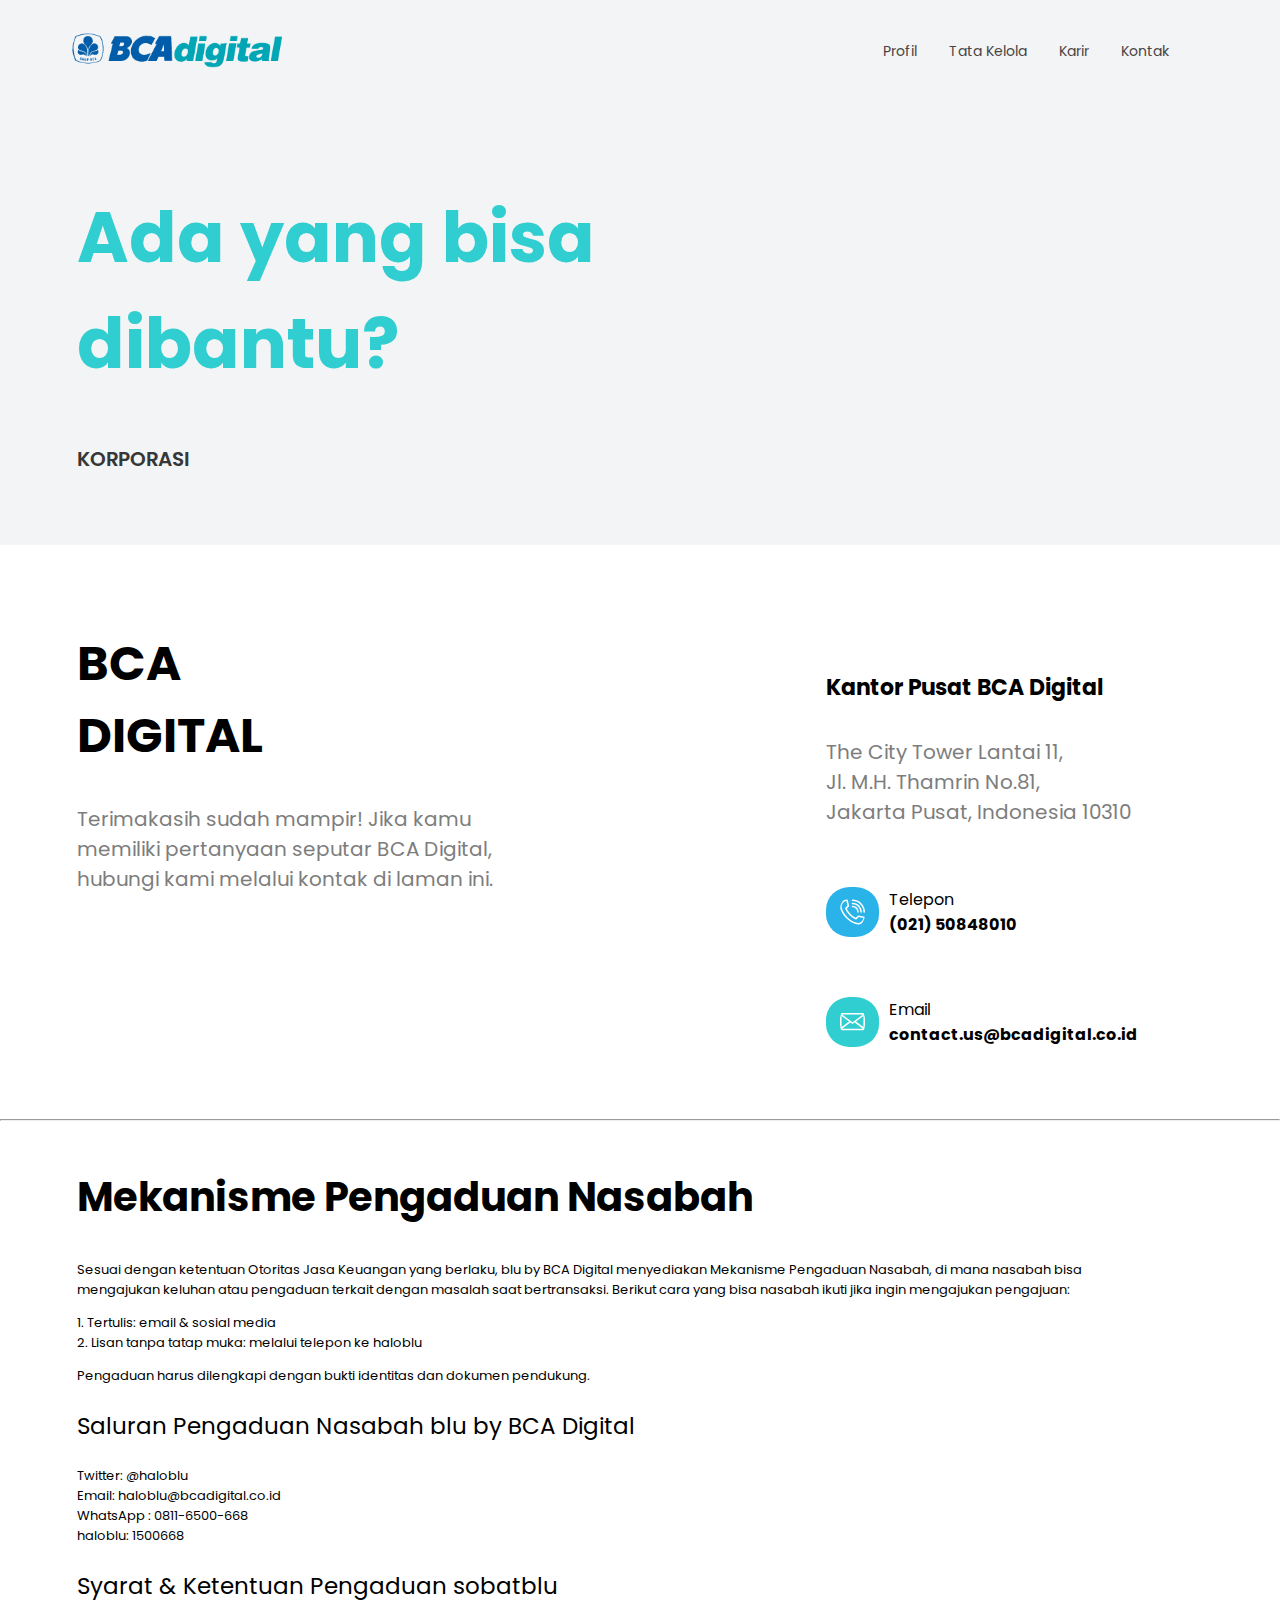
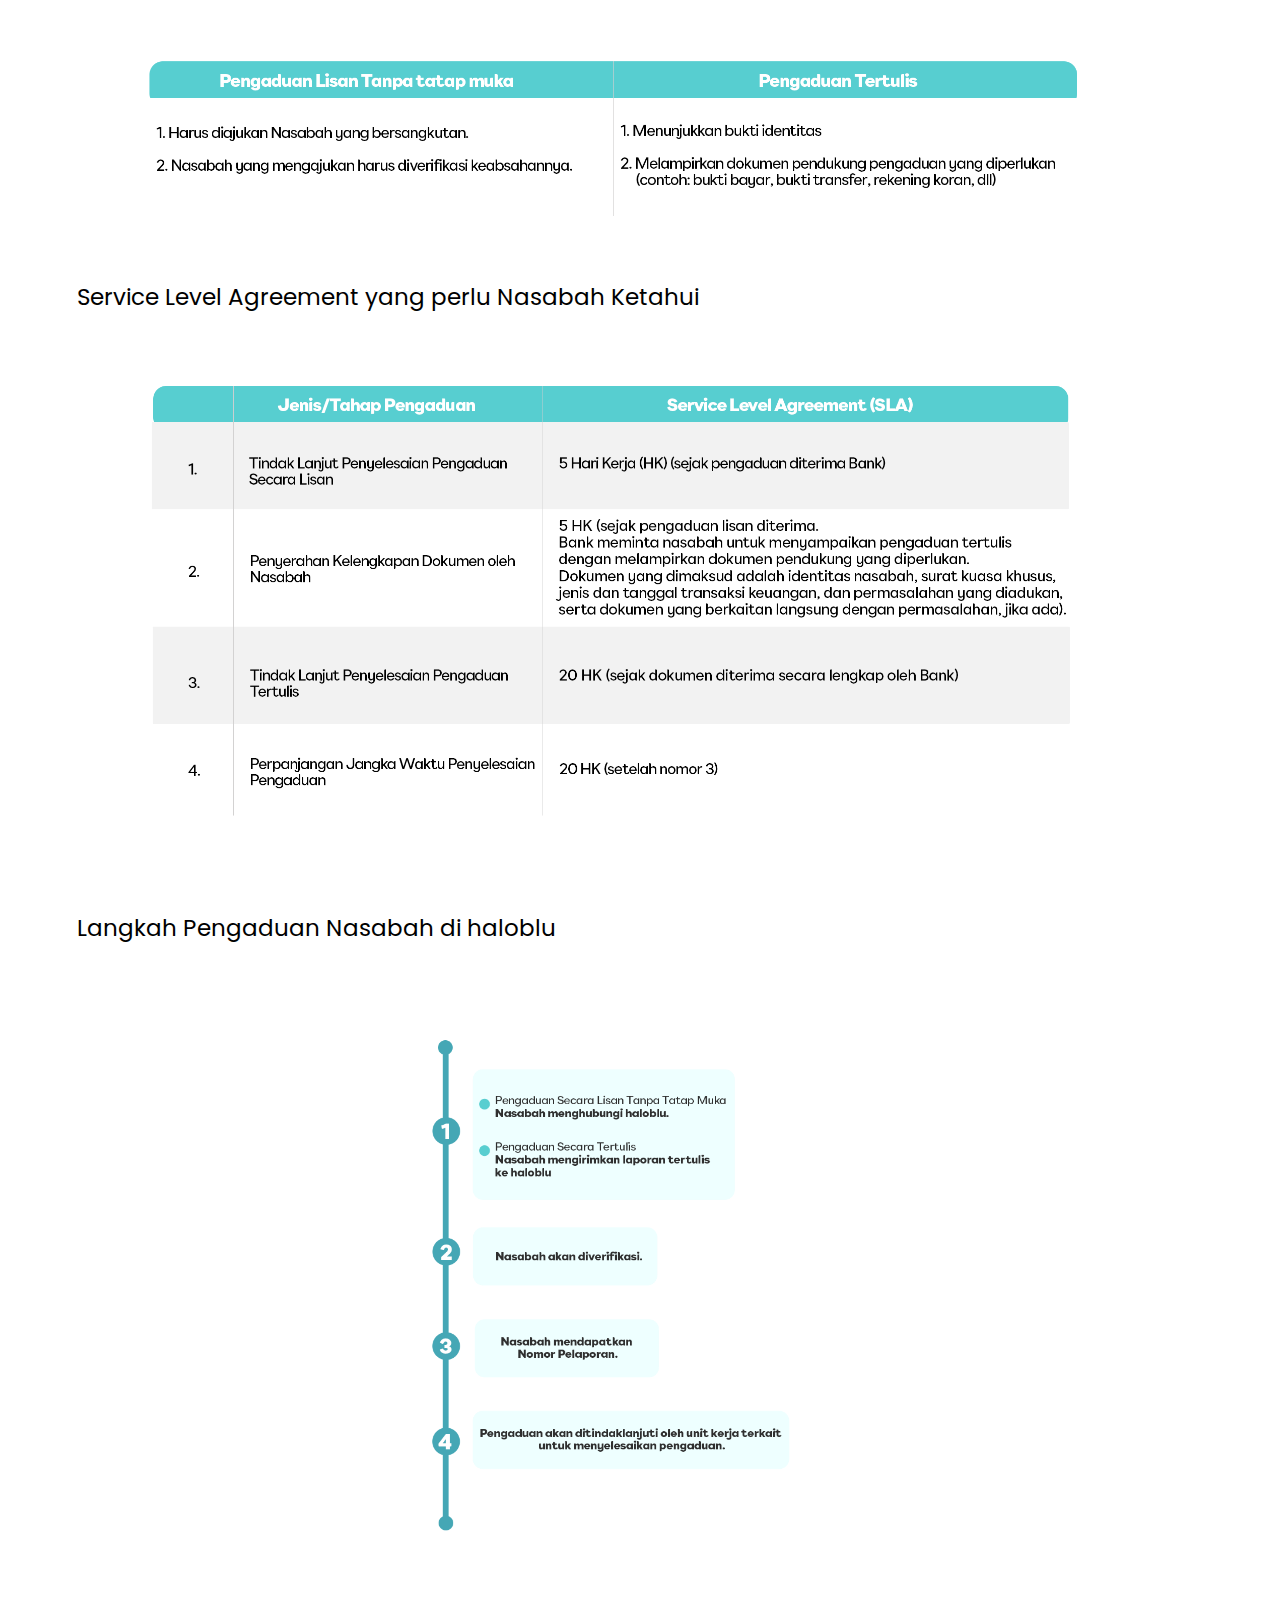
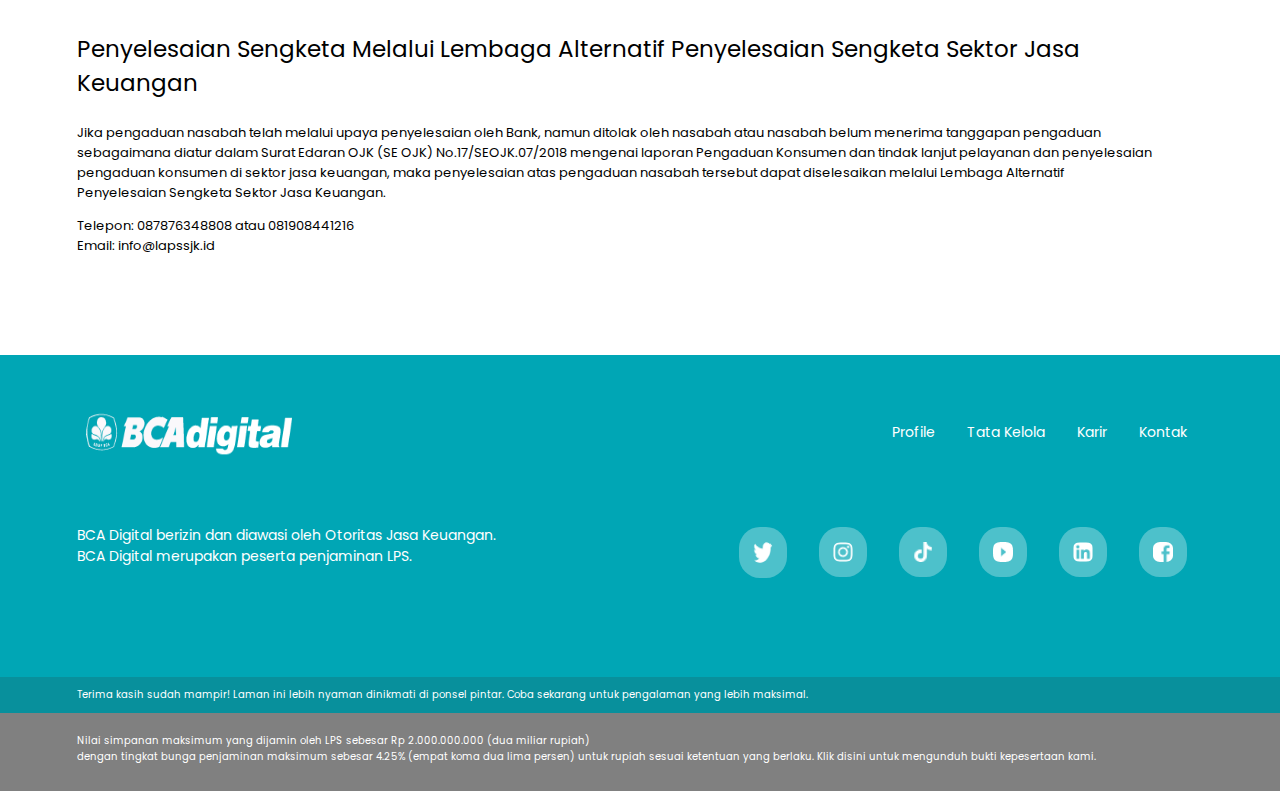
<file: kontak/index.html>
<!DOCTYPE html>
<html lang="en">
  <head>
    <meta charset="UTF-8" />
    <meta http-equiv="X-UA-Compatible" content="IE=edge" />
    <meta name="viewport" content="width=device-width, initial-scale=1.0" />
    <title>BCA Digital</title>
    <link rel="stylesheet" href="style.css" />

  </head>
  <body>
    <!-- navbar -->
    <div class="navbar">
    <nav>
      <div class="logo">
        <img src="img/h.png" alt="" width="70%" />
      </div>
      <ul class="menu">
        <li><a href="../index.html">Profil</a></li>
        <li><a href="../tata_kelola/index.html">Tata Kelola</a></li>
        <li><a href="../karir/index.html">Karir</a></li>
        <li><a href="index.html">Kontak</a></li>
      </ul>
    </nav>
    <!-- end navbar -->

    <div class="f">
      <h1>
        Ada yang bisa <br />
        dibantu?
      </h1>
    </div>
    <p style="
    padding-left: 6%;
    color: rgb(55,55,55); font-size: 20px; font-weight: 600;">KORPORASI</p>
  </div>
    <!-- tampilan 1  -->
    <div class="tam-1">
      <div class="s2">
          <h1>
            BCA <br />
            DIGITAL
          </h1>
          <div style="color: rgb(125,125,125); font-size: 20px; ">
            <div>Terimakasih sudah mampir! Jika kamu</div>
            <div>memiliki pertanyaan seputar BCA Digital,</div>
              <div>hubungi kami melalui kontak di laman ini.</div> 
          </div>
          
          </div>
          <!-- bagian kanan -->
          <div class="s3">

         <p>
          <div style="font-size: 22px;">
          <b> Kantor Pusat BCA Digital</b> <br />
          <br />
        </div>

          <div style="color:rgb(125,125,125) ; font-size: 20px;">
          The City Tower Lantai 11,<br />
          Jl. M.H. Thamrin No.81,<br />
          Jakarta Pusat, Indonesia 10310
        </div>
        </p>

        <!-- gambar -->
        <div class="s-img">
          <img src="img/tlp.svg" alt="" style="width: 25px;height: 30px; padding: 10px 14px; border-radius: 45%; background-color: rgb(42,179,232); ">
          <div style="margin-left: 10px;">
            Telepon  <br> <b>(021) 50848010</b>
          </div>
      </div>
        <!-- batas -->
        <div class="s-img">
          <img src="img/email 1.svg" alt="" style="width: 25px; height: 30px;padding: 10px 14px; border-radius: 45%; background-color: rgb(48,206,208); ">
         <div style="margin-left: 10px;">
           Email <br>
          <b>contact.us@bcadigital.co.id</b>
         </div>
        </div>
         </div>
        <!-- end bagian kanan -->
      </div>
    <!--end tampilan 1 -->

    <!-- tampilan 2 -->
    <hr>
    <div class="tam-2">
      <h2 style="font-size: 40px;">Mekanisme Pengaduan Nasabah</h2>
      <p style="font-size: 13px;">Sesuai dengan ketentuan Otoritas Jasa Keuangan yang berlaku, blu by BCA Digital menyediakan Mekanisme Pengaduan Nasabah, di mana nasabah bisa mengajukan keluhan atau pengaduan terkait dengan masalah saat bertransaksi.
        Berikut cara yang bisa nasabah ikuti jika ingin mengajukan pengajuan:</p>
        <p style="font-size: 13px;">1. Tertulis: email & sosial media <br> 2. Lisan tanpa tatap muka: melalui telepon ke haloblu</p>
        <p style="font-size: 13px;">Pengaduan harus dilengkapi dengan bukti identitas dan dokumen pendukung.</p>
        <p style="font-size: 23px; font-weight: 500px;">Saluran Pengaduan Nasabah blu by BCA Digital</p>
        <p style="font-size: 13px;">Twitter: @haloblu <br>
          Email: haloblu@bcadigital.co.id <br>
          WhatsApp : 0811-6500-668 <br>
          haloblu: 1500668</p>
          <p style="font-size: 23px; font-weight: 500px;">Syarat & Ketentuan Pengaduan sobatblu</p>
          <!-- table 1 -->
         <img src="img/t-1.png" alt=""  width="90%" style="padding-left: 50px;">
          <!-- end table 1 -->
          <p style="font-size: 23px; font-weight: 500px;">Service Level Agreement yang perlu Nasabah Ketahui</p>
          <!-- table 2 -->
          <img src="img/t-2.png" alt="" width="90%" style="padding-left: 50px;">
          <!-- end table 2 -->
          <p style="font-size: 23px; font-weight: 500px;">Langkah Pengaduan Nasabah di haloblu</p>
          <!-- gambar 1 -->
          <img src="img/g-1.png" alt="" width="90%"  style="padding-left: 50px;">
          <!-- end gambar 1 -->
          <p style="font-size: 23px; font-weight: 500px;">Penyelesaian Sengketa Melalui Lembaga Alternatif Penyelesaian Sengketa Sektor Jasa Keuangan</p>
          <p style="font-size: 13px;">Jika pengaduan nasabah telah melalui upaya penyelesaian oleh Bank, namun ditolak oleh nasabah atau nasabah belum menerima tanggapan pengaduan sebagaimana diatur dalam Surat Edaran OJK (SE OJK) No.17/SEOJK.07/2018 mengenai laporan Pengaduan Konsumen dan tindak lanjut pelayanan dan penyelesaian pengaduan konsumen di sektor jasa keuangan, maka penyelesaian atas pengaduan nasabah tersebut dapat diselesaikan melalui Lembaga Alternatif Penyelesaian Sengketa Sektor Jasa Keuangan.</p>
          <p style="padding-bottom: 8%; font-size: 13px;">Telepon: 087876348808 atau 081908441216 <br>
            Email: info@lapssjk.id</p>
          </div>
          <!-- end tampilan 2 -->

          <footer style="background-color: rgb(0,166,181)">
            <!-- footer 1 -->
            <div style="display: flex; justify-content: space-between; padding: 4% 6%;">
              <img src="img/f-1.png" alt="" width="20%">
              <div>
                <ul style="display: flex;" class="ul-f1">
                  <li ><a href="../index.html" style="color: white;"> Profile</a></li>
                  <li ><a href="../tata_kelola/index.html"style="color: white;">Tata Kelola</a></li>
                  <li ><a href="../karir/index.html"style="color: white;">Karir</a></li>
                  <li ><a href="index.html"style="color: white;">Kontak</a></li>
                </ul>
              </div>
            </div>

            <div class="f1">
              <p style="font-size: 14px;">BCA Digital berizin dan diawasi oleh Otoritas Jasa Keuangan. <br>
                BCA Digital merupakan peserta penjaminan LPS.</p>
                <div class="f-img">
                  <ul style="display: flex;">
                 <li>
                   <a href="">
                      <img src="img/twiter.png" alt="" width="20px" height="39%">
                    </a>
                 </li> 
                  <li>
                    <a href="">
                      <img src="img/insta.png" alt="">
                    </a>
                  </li>
                  <li>
                    <a href="">
                      <img src="img/tiktok.png" alt="">
                    </a>
                  </li>
                  <li>
                    <a href="">
                      <img src="img/yt.png" alt="" height="20px">
                    </a>
                  </li>
                  <li>
                    <a href="">
                      <img src="img/link.png" alt="">
                    </a>
                  </li>
                  <li>
                    <a href="">
                      <img src="img/fb.png" alt="">
                    </a>
                  </li>
                </ul>
                </div>
              </div>
              <div class="f2">
                Terima kasih sudah mampir! Laman ini lebih nyaman dinikmati di ponsel pintar. Coba sekarang untuk pengalaman yang lebih maksimal.
              </div>
              <div class="f3">
                Nilai simpanan maksimum yang dijamin oleh LPS sebesar Rp 2.000.000.000 (dua miliar rupiah) <br>
                dengan tingkat bunga penjaminan maksimum sebesar 4.25% (empat koma dua lima persen) untuk rupiah sesuai ketentuan yang berlaku. Klik disini untuk mengunduh bukti kepesertaan kami.
              </div>
              
          </footer>
   


  </body>
</html>
</file>
<file: karir/style.css>
@import url('https://fonts.googleapis.com/css2?family=Poppins:wght@300;400;500;600;700;800&display=swap');

*{
    margin: 0;
    padding: 0;
    background: border-box;
    font-family: 'Poppins', sans-serif;
}

.navbar {
    background-color: #12b2c0;
    width: 100%;
    height: 100px;
}

.navbar-content{
    padding: 40px 130px;
}

.navbar-content .logo{
    float: left;
}

.link ul{
    list-style: none;
}

.link ul li{
    float: right;
}

.link ul li a{
    text-decoration: none;
    color: white;
    padding: 0px 15px;
}
.navbar-background
{
    background-color: #12b2c0;
}
table
{
    margin: 0 auto;
}
.text-white
{
    color: white;
}
table tr td h1
{
    font-size: 45px;
}
.text-green
{
    color: #12b2c0;
}
table tr td h2
{
    font-size:10px ;
}
.margin
{
    margin-top: 40px;
}
.margin-cr
{
    margin-top: 30px;
}
input
{
    width: 50%; 
    padding: 10px 20px;
    margin-top: 10px;
    border: 1px solid rgb(10, 191, 241);
    border-radius: 25px;
}
.container
{
    padding: 20px 130px;
}
.color-cr
{
    color:#12b2c0;
}
.color-font
{
    color: black;
}
.margin-2
{
    margin-top: 20px;
    margin-bottom: 20px;
}
/* start footer */
.link-sosmed {
    padding: 20px 130px;
    background-color: #12b2c0;
}

.link p{
    color: white;
    font-size: 12px;
}

.note1 {
    padding: 20px 130px;
    background-color: #08909c;
}

.thx p{
    font-size: 12px;
    color: white;
}

.note2 {
    padding: 20px 130px;
    background-color: #808080;
}

.note2 p{
    font-size: 12px;
    color: white;
}
/* end footer */
</file>
<file: kontak/style.css>
@import url('https://fonts.googleapis.com/css2?family=Poppins:ital,wght@0,200;0,300;0,400;0,600;0,700;0,800;1,400&display=swap');
body {
  margin: 0;
  padding: 0;
  font-family: 'Poppins', sans-serif;
  font-weight: 400;
}
.navbar {
  background-color: #f3f4f5;
  padding-bottom: 4%;
}
nav {
  display: flex;
  justify-content: space-between;
  align-items: center;
  padding-top: 25px;
}
.menu {
  display: flex;
  padding-right: 95px;
  align-items: center;
}
.logo {
  padding-left: 5%;
}
a {
  padding: 10px 16px;
  text-decoration: none;
  color: rgb(73, 68, 68);
}
li {
  list-style: none;
  font-size: 14px;
}

/* batas */
.f {
  padding-left: 6%;
  font-size: 35px;
  color: rgb(48, 206, 208);
  padding-top: 60px;
}

/* batas */
.tam-1 {
  display: flex;
  margin-top: 20px;
}
.s2 {
  margin-top: 2%;
  padding-top: 5px;
  padding-left: 6%;
  font-size: 24px;
  padding-right: 20%;
}
.s3 {
  padding-left: 6%;
  padding-right: 10%;
  padding-bottom: 5%;

  padding-top: 7%;
}
.s-img {
  display: flex;
  margin-top: 60px;
}

/* tampilan 2 */
.tam-2 {
  background-color: white;
  padding-top: 5px;
  padding-left: 6%;
  padding-right: 10%;
}

/* footer */

.f1 {
  background-color: rgb(0, 166, 181);
  padding-left: 6%;
  padding-right: 6%;
  color: white;
  display: flex;
  justify-content: space-between;
}
.ul-f1 :hover {
  background-color: rgb(24, 173, 187);
  border-radius: 10px;
  list-style: none;
}
.f2 {
  background-color: rgb(8, 144, 156);
  padding-left: 6%;
  padding-top: 10px;
  padding-bottom: 10px;
  color: white;
  font-size: 10px;
}
.f3 {
  background-color: rgb(128, 128, 128);
  padding-left: 6%;
  padding-top: 20px;
  padding-bottom: 2%;
  font-size: 10px;
  color: white;
}
.f-img {
  padding-bottom: 7%;
}
.f-img img {
  background-color: rgba(255, 255, 255, 0.3);
  padding: 15px 14px;
  width: 20px;
  border-radius: 21px;
}
</file>
